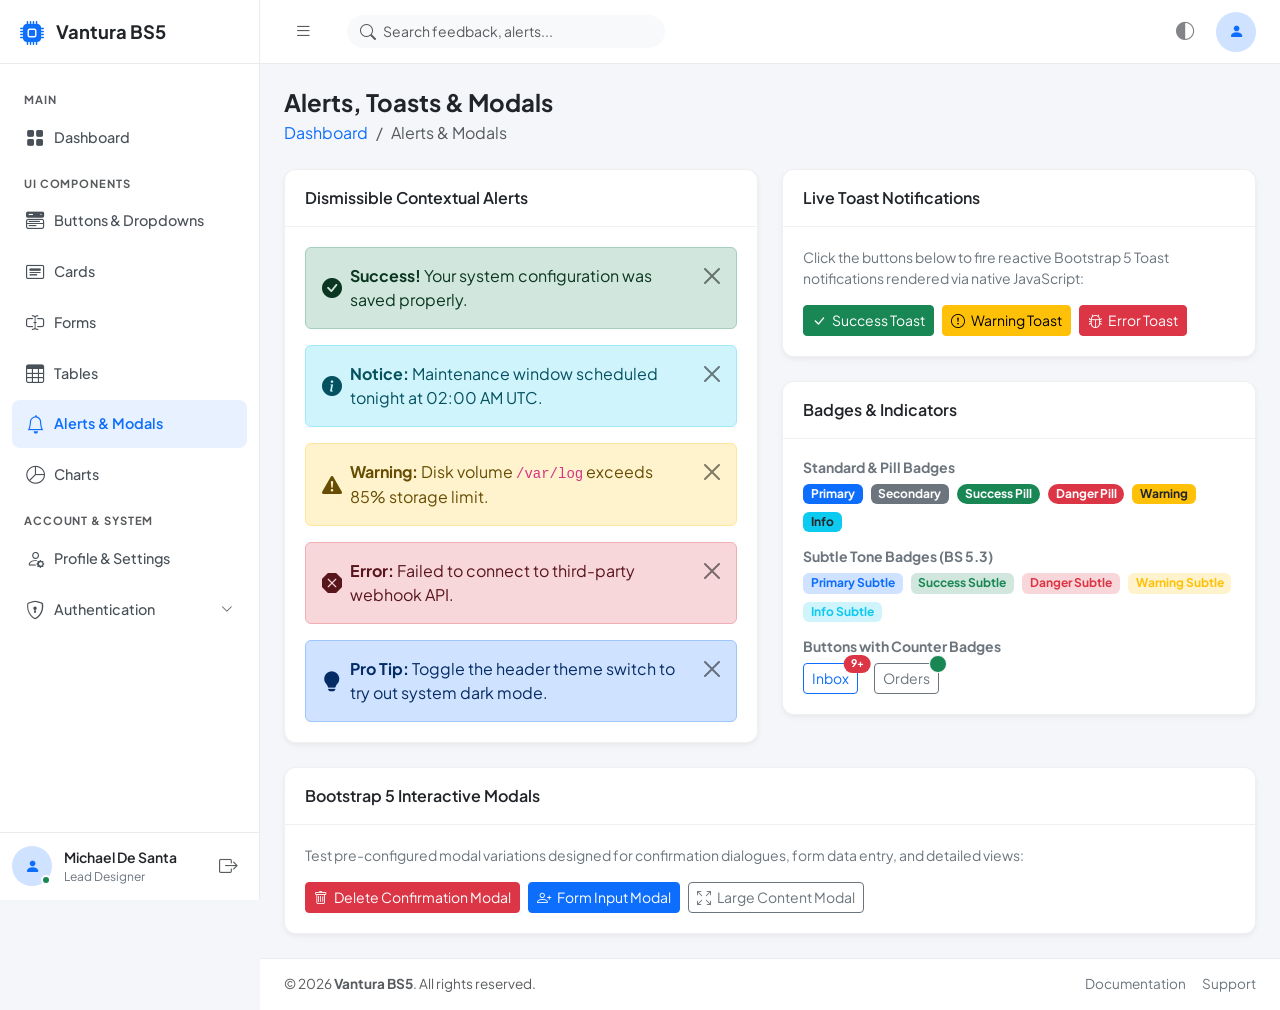
<file: alerts.html>
﻿<!DOCTYPE html>
<html lang="en">

<head>
  <meta charset="UTF-8">
  <meta name="viewport" content="width=device-width, initial-scale=1.0">
  <title>Alerts & Modals - Modern Bootstrap 5 Admin Panel</title>
  <!-- Early Theme Detection Script (Prevents FOUT / Theme Flicker) -->
  <script>
    (function () {
      const storedTheme = localStorage.getItem('admin-template-theme');
      const resolvedTheme = (storedTheme === 'dark' || (!storedTheme && window.matchMedia('(prefers-color-scheme: dark)').matches) || (storedTheme === 'auto' && window.matchMedia('(prefers-color-scheme: dark)').matches)) ? 'dark' : 'light';
      document.documentElement.setAttribute('data-bs-theme', resolvedTheme);
    })();
  </script>
  <!-- Google Fonts (Plus Jakarta Sans) -->
  <link rel="preconnect" href="https://fonts.googleapis.com">
  <link rel="preconnect" href="https://fonts.gstatic.com" crossorigin>
  <link href="https://fonts.googleapis.com/css2?family=Plus+Jakarta+Sans:wght@400;500;600;700&display=swap"
    rel="stylesheet">
  <!-- Bootstrap 5 CSS -->
  <link rel="stylesheet" href="css/bootstrap.min.css">
  <!-- Bootstrap Icons CDN -->
  <link rel="stylesheet" href="https://cdn.jsdelivr.net/npm/bootstrap-icons@1.11.3/font/bootstrap-icons.min.css">
  <!-- Custom Admin CSS -->
  <link rel="stylesheet" href="css/admin.css">
</head>

<body>
  <div class="app-wrapper" id="appWrapper">
    <div class="sidebar-backdrop" id="sidebarBackdrop"></div>

    <!-- SIDEBAR -->
    <aside class="app-sidebar" id="appSidebar">
      <a href="index.html" class="sidebar-brand">
        <i class="bi bi-cpu-fill text-primary"></i>
        <span class="sidebar-brand-text">Vantura BS5</span>
      </a>

      <nav class="sidebar-nav">
        <div class="sidebar-heading">Main</div>
        <ul class="nav-sidebar">
          <li class="nav-item">
            <a href="index.html" class="nav-link" data-bs-toggle="tooltip" data-bs-placement="right" title="Dashboard">
              <span class="nav-icon"><i class="bi bi-grid-fill"></i></span>
              <span class="nav-text">Dashboard</span>
            </a>
          </li>
        </ul>

        <div class="sidebar-heading">UI Components</div>
        <ul class="nav-sidebar">
          <li class="nav-item">
            <a href="buttons.html" class="nav-link" data-bs-toggle="tooltip" data-bs-placement="right"
              title="Buttons & Dropdowns">
              <span class="nav-icon"><i class="bi bi-menu-button-wide-fill"></i></span>
              <span class="nav-text">Buttons & Dropdowns</span>
            </a>
          </li>
          <li class="nav-item">
            <a href="cards.html" class="nav-link" data-bs-toggle="tooltip" data-bs-placement="right" title="Cards">
              <span class="nav-icon"><i class="bi bi-card-heading"></i></span>
              <span class="nav-text">Cards</span>
            </a>
          </li>
          <li class="nav-item">
            <a href="forms.html" class="nav-link" data-bs-toggle="tooltip" data-bs-placement="right" title="Forms">
              <span class="nav-icon"><i class="bi bi-input-cursor-text"></i></span>
              <span class="nav-text">Forms</span>
            </a>
          </li>
          <li class="nav-item">
            <a href="tables.html" class="nav-link" data-bs-toggle="tooltip" data-bs-placement="right" title="Tables">
              <span class="nav-icon"><i class="bi bi-table"></i></span>
              <span class="nav-text">Tables</span>
            </a>
          </li>
          <li class="nav-item">
            <a href="alerts.html" class="nav-link active" data-bs-toggle="tooltip" data-bs-placement="right"
              title="Alerts & Modals">
              <span class="nav-icon"><i class="bi bi-bell"></i></span>
              <span class="nav-text">Alerts & Modals</span>
            </a>
          </li>
          <li class="nav-item">
            <a href="charts.html" class="nav-link" data-bs-toggle="tooltip" data-bs-placement="right" title="Charts">
              <span class="nav-icon"><i class="bi bi-pie-chart"></i></span>
              <span class="nav-text">Charts</span>
            </a>
          </li>
        </ul>

        <div class="sidebar-heading">Account & System</div>
        <ul class="nav-sidebar">
          <li class="nav-item">
            <a href="profile.html" class="nav-link" data-bs-toggle="tooltip" data-bs-placement="right"
              title="Profile & Settings">
              <span class="nav-icon"><i class="bi bi-person-gear"></i></span>
              <span class="nav-text">Profile & Settings</span>
            </a>
          </li>
          <li class="nav-item">
            <a class="nav-link" data-bs-toggle="collapse" href="#authSubmenu" role="button" aria-expanded="false"
              aria-controls="authSubmenu">
              <span class="nav-icon"><i class="bi bi-shield-lock"></i></span>
              <span class="nav-text">Authentication</span>
            </a>
            <div class="collapse" id="authSubmenu">
              <ul class="sidebar-submenu">
                <li><a href="auth-login.html" class="nav-link">Sign In</a></li>
                <li><a href="auth-register.html" class="nav-link">Sign Up</a></li>
                <li><a href="auth-forgot.html" class="nav-link">Forgot Password</a></li>
              </ul>
            </div>
          </li>
        </ul>
      </nav>

      <div class="sidebar-footer">
        <div class="avatar avatar-md bg-primary-subtle text-primary">
          <i class="bi bi-person-fill"></i>
          <span class="avatar-status bg-success"></span>
        </div>
        <div class="user-info flex-grow-1 overflow-hidden">
          <div class="fw-semibold text-truncate small">Michael De Santa</div>
          <div class="text-secondary small text-truncate" style="font-size: 0.75rem;">Lead Designer</div>
        </div>
        <a href="auth-login.html" class="btn btn-sm btn-icon" title="Logout" data-bs-toggle="tooltip">
          <i class="bi bi-box-arrow-right"></i>
        </a>
      </div>
    </aside>

    <!-- MAIN CONTENT -->
    <div class="app-main" id="appMain">
      <header class="app-header">
        <button class="btn btn-icon me-2" id="sidebarToggle" aria-label="Toggle Sidebar">
          <i class="bi bi-list fs-4"></i>
        </button>

        <div class="header-search position-relative me-auto">
          <i class="bi bi-search header-search-icon"></i>
          <input type="text" class="form-control" placeholder="Search feedback, alerts..." aria-label="Search">
        </div>

        <div class="d-flex align-items-center gap-2">
          <!-- Theme Switcher -->
          <div class="dropdown">
            <button class="btn btn-icon" id="bd-theme" type="button" data-bs-toggle="dropdown" aria-expanded="false">
              <i class="bi bi-circle-half theme-icon-active fs-5"></i>
            </button>
            <ul class="dropdown-menu dropdown-menu-end shadow-sm">
              <li><button type="button" class="dropdown-item d-flex align-items-center" data-bs-theme-value="light"><i
                    class="bi bi-sun-fill me-2 opacity-75"></i> Light</button></li>
              <li><button type="button" class="dropdown-item d-flex align-items-center" data-bs-theme-value="dark"><i
                    class="bi bi-moon-stars-fill me-2 opacity-75"></i> Dark</button></li>
              <li><button type="button" class="dropdown-item d-flex align-items-center active"
                  data-bs-theme-value="auto"><i class="bi bi-circle-half me-2 opacity-75"></i> Auto (System)</button>
              </li>
            </ul>
          </div>

          <!-- User Menu -->
          <div class="dropdown ms-1">
            <button class="btn p-0 border-0" type="button" data-bs-toggle="dropdown" aria-expanded="false">
              <div class="avatar avatar-md bg-primary-subtle text-primary"><i class="bi bi-person-fill"></i></div>
            </button>
            <ul class="dropdown-menu dropdown-menu-end shadow-sm" style="min-width: 220px;">
              <li class="px-3 py-2 border-bottom">
                <div class="fw-semibold">Michael De Santa</div>
                <div class="text-secondary small">michael.desanta@company.io</div>
              </li>
              <li><a class="dropdown-item py-2" href="profile.html"><i class="bi bi-person me-2"></i> Profile</a></li>
              <li><a class="dropdown-item py-2" href="profile.html#settings"><i class="bi bi-gear me-2"></i>
                  Settings</a></li>
              <li>
                <hr class="dropdown-divider">
              </li>
              <li><a class="dropdown-item py-2 text-danger" href="auth-login.html"><i
                    class="bi bi-box-arrow-right me-2"></i> Sign Out</a></li>
            </ul>
          </div>
        </div>
      </header>

      <!-- Content Area -->
      <main class="app-content">
        <!-- Page Header -->
        <div class="d-flex flex-wrap justify-content-between align-items-center mb-4 gap-2">
          <div>
            <h4 class="fw-bold mb-1">Alerts, Toasts & Modals</h4>
            <nav aria-label="breadcrumb">
              <ol class="breadcrumb small mb-0">
                <li class="breadcrumb-item"><a href="index.html" class="text-decoration-none">Dashboard</a></li>
                <li class="breadcrumb-item active" aria-current="page">Alerts & Modals</li>
              </ol>
            </nav>
          </div>
        </div>

        <div class="row g-4">
          <!-- Col 1: Dismissible Alerts -->
          <div class="col-12 col-xl-6">
            <div class="card h-100">
              <div class="card-header">
                <span class="fw-semibold">Dismissible Contextual Alerts</span>
              </div>
              <div class="card-body">
                <!-- Success -->
                <div class="alert alert-success alert-dismissible fade show d-flex align-items-center gap-2"
                  role="alert">
                  <i class="bi bi-check-circle-fill fs-5"></i>
                  <div><strong>Success!</strong> Your system configuration was saved properly.</div>
                  <button type="button" class="btn-close" data-bs-dismiss="alert" aria-label="Close"></button>
                </div>

                <!-- Info -->
                <div class="alert alert-info alert-dismissible fade show d-flex align-items-center gap-2" role="alert">
                  <i class="bi bi-info-circle-fill fs-5"></i>
                  <div><strong>Notice:</strong> Maintenance window scheduled tonight at 02:00 AM UTC.</div>
                  <button type="button" class="btn-close" data-bs-dismiss="alert" aria-label="Close"></button>
                </div>

                <!-- Warning -->
                <div class="alert alert-warning alert-dismissible fade show d-flex align-items-center gap-2"
                  role="alert">
                  <i class="bi bi-exclamation-triangle-fill fs-5"></i>
                  <div><strong>Warning:</strong> Disk volume <code>/var/log</code> exceeds 85% storage limit.</div>
                  <button type="button" class="btn-close" data-bs-dismiss="alert" aria-label="Close"></button>
                </div>

                <!-- Danger -->
                <div class="alert alert-danger alert-dismissible fade show d-flex align-items-center gap-2"
                  role="alert">
                  <i class="bi bi-x-octagon-fill fs-5"></i>
                  <div><strong>Error:</strong> Failed to connect to third-party webhook API.</div>
                  <button type="button" class="btn-close" data-bs-dismiss="alert" aria-label="Close"></button>
                </div>

                <!-- Primary Subtle -->
                <div class="alert alert-primary alert-dismissible fade show d-flex align-items-center gap-2 mb-0"
                  role="alert">
                  <i class="bi bi-lightbulb-fill fs-5"></i>
                  <div><strong>Pro Tip:</strong> Toggle the header theme switch to try out system dark mode.</div>
                  <button type="button" class="btn-close" data-bs-dismiss="alert" aria-label="Close"></button>
                </div>
              </div>
            </div>
          </div>

          <!-- Col 2: Live Toasts & Badges -->
          <div class="col-12 col-xl-6">
            <!-- Live Toast Triggers -->
            <div class="card mb-4">
              <div class="card-header">
                <span class="fw-semibold">Live Toast Notifications</span>
              </div>
              <div class="card-body">
                <p class="text-secondary small mb-3">
                  Click the buttons below to fire reactive Bootstrap 5 Toast notifications rendered via native
                  JavaScript:
                </p>
                <div class="d-flex flex-wrap gap-2">
                  <button type="button" class="btn btn-success btn-sm" id="btnLiveToastSuccess">
                    <i class="bi bi-check-lg me-1"></i> Success Toast
                  </button>
                  <button type="button" class="btn btn-warning btn-sm" id="btnLiveToastWarning">
                    <i class="bi bi-exclamation-circle me-1"></i> Warning Toast
                  </button>
                  <button type="button" class="btn btn-danger btn-sm" id="btnLiveToastDanger">
                    <i class="bi bi-bug me-1"></i> Error Toast
                  </button>
                </div>
              </div>
            </div>

            <!-- Badges Showcase -->
            <div class="card">
              <div class="card-header">
                <span class="fw-semibold">Badges & Indicators</span>
              </div>
              <div class="card-body">
                <h6 class="small fw-bold text-secondary mb-2">Standard & Pill Badges</h6>
                <div class="d-flex flex-wrap gap-2 mb-3">
                  <span class="badge bg-primary">Primary</span>
                  <span class="badge bg-secondary">Secondary</span>
                  <span class="badge bg-success rounded-pill">Success Pill</span>
                  <span class="badge bg-danger rounded-pill">Danger Pill</span>
                  <span class="badge bg-warning text-dark">Warning</span>
                  <span class="badge bg-info text-dark">Info</span>
                </div>

                <h6 class="small fw-bold text-secondary mb-2">Subtle Tone Badges (BS 5.3)</h6>
                <div class="d-flex flex-wrap gap-2 mb-3">
                  <span class="badge bg-primary-subtle text-primary">Primary Subtle</span>
                  <span class="badge bg-success-subtle text-success">Success Subtle</span>
                  <span class="badge bg-danger-subtle text-danger">Danger Subtle</span>
                  <span class="badge bg-warning-subtle text-warning">Warning Subtle</span>
                  <span class="badge bg-info-subtle text-info">Info Subtle</span>
                </div>

                <h6 class="small fw-bold text-secondary mb-2">Buttons with Counter Badges</h6>
                <div class="d-flex flex-wrap gap-2">
                  <button type="button" class="btn btn-outline-primary btn-sm position-relative">
                    Inbox
                    <span class="position-absolute top-0 start-100 translate-middle badge rounded-pill bg-danger">
                      9+
                    </span>
                  </button>
                  <button type="button" class="btn btn-outline-secondary btn-sm position-relative ms-2">
                    Orders
                    <span
                      class="position-absolute top-0 start-100 translate-middle p-2 bg-success border border-light rounded-circle"></span>
                  </button>
                </div>
              </div>
            </div>
          </div>

          <!-- Interactive Modals Showcase -->
          <div class="col-12">
            <div class="card">
              <div class="card-header">
                <span class="fw-semibold">Bootstrap 5 Interactive Modals</span>
              </div>
              <div class="card-body">
                <p class="text-secondary small mb-3">
                  Test pre-configured modal variations designed for confirmation dialogues, form data entry, and
                  detailed views:
                </p>
                <div class="d-flex flex-wrap gap-2">
                  <!-- Confirmation Modal Trigger -->
                  <button type="button" class="btn btn-danger btn-sm" data-bs-toggle="modal"
                    data-bs-target="#deleteConfirmationModal">
                    <i class="bi bi-trash me-1"></i> Delete Confirmation Modal
                  </button>

                  <!-- Form Modal Trigger -->
                  <button type="button" class="btn btn-primary btn-sm" data-bs-toggle="modal"
                    data-bs-target="#inviteUserModal">
                    <i class="bi bi-person-plus me-1"></i> Form Input Modal
                  </button>

                  <!-- Large Modal Trigger -->
                  <button type="button" class="btn btn-outline-secondary btn-sm" data-bs-toggle="modal"
                    data-bs-target="#largeDetailModal">
                    <i class="bi bi-arrows-fullscreen me-1"></i> Large Content Modal
                  </button>
                </div>
              </div>
            </div>
          </div>
        </div>
      </main>

      <!-- FOOTER -->
      <footer class="app-footer justify-content-between">
        <div>&copy; 2026 <strong>Vantura BS5</strong>. All rights reserved.</div>
        <div class="d-none d-sm-flex gap-3">
          <a href="#" class="text-secondary text-decoration-none">Documentation</a>
          <a href="#" class="text-secondary text-decoration-none">Support</a>
        </div>
      </footer>
    </div>
  </div>

  <!-- ==========================================
       MODAL DIALOGUES
       ========================================== -->

  <!-- 1. Delete Confirmation Modal -->
  <div class="modal fade" id="deleteConfirmationModal" tabindex="-1" aria-labelledby="deleteModalLabel"
    aria-hidden="true">
    <div class="modal-dialog modal-dialog-centered">
      <div class="modal-content">
        <div class="modal-header border-0 pb-0">
          <h5 class="modal-title fw-bold text-danger" id="deleteModalLabel">
            <i class="bi bi-exclamation-triangle-fill me-2"></i>Delete Confirmation
          </h5>
          <button type="button" class="btn-close" data-bs-dismiss="modal" aria-label="Close"></button>
        </div>
        <div class="modal-body py-3">
          <p class="mb-0">Are you sure you want to delete this resource? This action cannot be undone and will
            permanently remove associated data.</p>
        </div>
        <div class="modal-footer border-0 pt-0">
          <button type="button" class="btn btn-secondary btn-sm" data-bs-dismiss="modal">Cancel</button>
          <button type="button" class="btn btn-danger btn-sm" data-bs-dismiss="modal">Yes, Delete It</button>
        </div>
      </div>
    </div>
  </div>

  <!-- 2. Invite User Form Modal -->
  <div class="modal fade" id="inviteUserModal" tabindex="-1" aria-labelledby="inviteModalLabel" aria-hidden="true">
    <div class="modal-dialog modal-dialog-centered">
      <div class="modal-content">
        <div class="modal-header">
          <h5 class="modal-title fw-bold" id="inviteModalLabel">Invite Team Member</h5>
          <button type="button" class="btn-close" data-bs-dismiss="modal" aria-label="Close"></button>
        </div>
        <div class="modal-body">
          <form>
            <div class="mb-3">
              <label for="inviteEmail" class="form-label small fw-semibold">Email Address</label>
              <input type="email" class="form-control" id="inviteEmail" placeholder="colleague@company.com">
            </div>
            <div class="mb-3">
              <label for="inviteRole" class="form-label small fw-semibold">Role & Permissions</label>
              <select class="form-select" id="inviteRole">
                <option value="member">Workspace Member</option>
                <option value="editor">Editor</option>
                <option value="admin">Administrator</option>
              </select>
            </div>
          </form>
        </div>
        <div class="modal-footer">
          <button type="button" class="btn btn-outline-secondary btn-sm" data-bs-dismiss="modal">Cancel</button>
          <button type="button" class="btn btn-primary btn-sm" data-bs-dismiss="modal">Send Invitation</button>
        </div>
      </div>
    </div>
  </div>

  <!-- 3. Large Detail Modal -->
  <div class="modal fade" id="largeDetailModal" tabindex="-1" aria-labelledby="largeModalLabel" aria-hidden="true">
    <div class="modal-dialog modal-lg modal-dialog-scrollable">
      <div class="modal-content">
        <div class="modal-header">
          <h5 class="modal-title fw-bold" id="largeModalLabel">System Audit Logs</h5>
          <button type="button" class="btn-close" data-bs-dismiss="modal" aria-label="Close"></button>
        </div>
        <div class="modal-body">
          <p class="text-secondary small">Review security events and system changes logged in the last 24 hours.</p>
          <div class="table-responsive">
            <table class="table table-sm table-striped">
              <thead>
                <tr>
                  <th>Timestamp</th>
                  <th>Actor</th>
                  <th>Action</th>
                  <th>Status</th>
                </tr>
              </thead>
              <tbody>
                <tr>
                  <td>2026-10-06 12:45:12</td>
                  <td>michael.desanta</td>
                  <td>Role modified for user #491</td>
                  <td><span class="badge bg-success">Success</span></td>
                </tr>
                <tr>
                  <td>2026-10-06 11:20:05</td>
                  <td>system_bot</td>
                  <td>Auto-backup completed</td>
                  <td><span class="badge bg-success">Success</span></td>
                </tr>
                <tr>
                  <td>2026-10-06 09:15:33</td>
                  <td>192.168.1.104</td>
                  <td>Failed login attempt</td>
                  <td><span class="badge bg-danger">Failed</span></td>
                </tr>
              </tbody>
            </table>
          </div>
        </div>
        <div class="modal-footer">
          <button type="button" class="btn btn-secondary btn-sm" data-bs-dismiss="modal">Close</button>
        </div>
      </div>
    </div>
  </div>

  <!-- ==========================================
       TOAST CONTAINER
       ========================================== -->
  <div class="toast-container position-fixed bottom-0 end-0 p-3" style="z-index: 1090;">
    <!-- Success Toast -->
    <div id="toastSuccess" class="toast align-items-center text-bg-success border-0" role="alert" aria-live="assertive"
      aria-atomic="true">
      <div class="d-flex">
        <div class="toast-body d-flex align-items-center gap-2">
          <i class="bi bi-check-circle fs-5"></i>
          <div><strong>Success!</strong> Changes saved successfully.</div>
        </div>
        <button type="button" class="btn-close btn-close-white me-2 m-auto" data-bs-dismiss="toast"
          aria-label="Close"></button>
      </div>
    </div>

    <!-- Warning Toast -->
    <div id="toastWarning" class="toast align-items-center text-bg-warning border-0" role="alert" aria-live="assertive"
      aria-atomic="true">
      <div class="d-flex">
        <div class="toast-body d-flex align-items-center gap-2">
          <i class="bi bi-exclamation-triangle fs-5"></i>
          <div><strong>Warning:</strong> Session expiring in 5 minutes.</div>
        </div>
        <button type="button" class="btn-close me-2 m-auto" data-bs-dismiss="toast" aria-label="Close"></button>
      </div>
    </div>

    <!-- Danger Toast -->
    <div id="toastDanger" class="toast align-items-center text-bg-danger border-0" role="alert" aria-live="assertive"
      aria-atomic="true">
      <div class="d-flex">
        <div class="toast-body d-flex align-items-center gap-2">
          <i class="bi bi-bug fs-5"></i>
          <div><strong>Error!</strong> Could not synchronize cloud files.</div>
        </div>
        <button type="button" class="btn-close btn-close-white me-2 m-auto" data-bs-dismiss="toast"
          aria-label="Close"></button>
      </div>
    </div>
  </div>

  <!-- Scripts -->
  <script src="js/bootstrap.bundle.min.js"></script>
  <script src="js/admin.js"></script>

  <script>
    // Live Toast Triggers
    const toastSuccessEl = document.getElementById('toastSuccess');
    const toastWarningEl = document.getElementById('toastWarning');
    const toastDangerEl = document.getElementById('toastDanger');

    document.getElementById('btnLiveToastSuccess').addEventListener('click', () => {
      new bootstrap.Toast(toastSuccessEl).show();
    });

    document.getElementById('btnLiveToastWarning').addEventListener('click', () => {
      new bootstrap.Toast(toastWarningEl).show();
    });

    document.getElementById('btnLiveToastDanger').addEventListener('click', () => {
      new bootstrap.Toast(toastDangerEl).show();
    });
  </script>
</body>

</html>
</file>
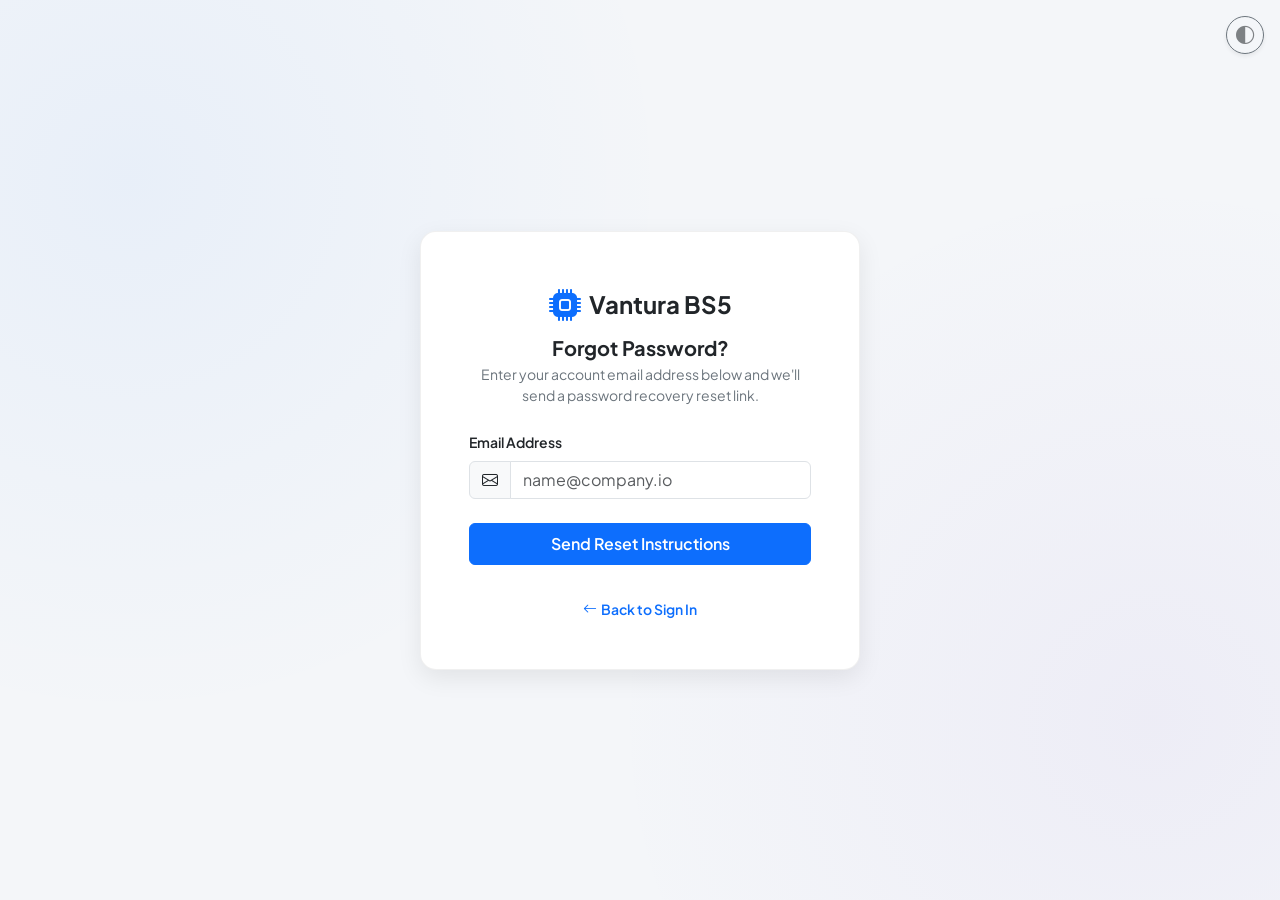
<file: auth-forgot.html>
﻿<!DOCTYPE html>
<html lang="en">

<head>
  <meta charset="UTF-8">
  <meta name="viewport" content="width=device-width, initial-scale=1.0">
  <title>Forgot Password - Modern Bootstrap 5 Admin Panel</title>
  <!-- Early Theme Detection Script (Prevents FOUT / Theme Flicker) -->
  <script>
    (function () {
      const storedTheme = localStorage.getItem('admin-template-theme');
      const resolvedTheme = (storedTheme === 'dark' || (!storedTheme && window.matchMedia('(prefers-color-scheme: dark)').matches) || (storedTheme === 'auto' && window.matchMedia('(prefers-color-scheme: dark)').matches)) ? 'dark' : 'light';
      document.documentElement.setAttribute('data-bs-theme', resolvedTheme);
    })();
  </script>
  <!-- Google Fonts (Plus Jakarta Sans) -->
  <link rel="preconnect" href="https://fonts.googleapis.com">
  <link rel="preconnect" href="https://fonts.gstatic.com" crossorigin>
  <link href="https://fonts.googleapis.com/css2?family=Plus+Jakarta+Sans:wght@400;500;600;700&display=swap"
    rel="stylesheet">
  <!-- Bootstrap 5 CSS -->
  <link rel="stylesheet" href="css/bootstrap.min.css">
  <!-- Bootstrap Icons CDN -->
  <link rel="stylesheet" href="https://cdn.jsdelivr.net/npm/bootstrap-icons@1.11.3/font/bootstrap-icons.min.css">
  <!-- Custom Admin CSS -->
  <link rel="stylesheet" href="css/admin.css">
</head>

<body>
  <!-- Floating Theme Switcher at Top Right -->
  <div class="position-fixed top-0 end-0 p-3" style="z-index: 1050;">
    <div class="dropdown">
      <button class="btn btn-outline-secondary btn-icon shadow-sm" id="bd-theme" type="button" data-bs-toggle="dropdown"
        aria-expanded="false" aria-label="Toggle theme">
        <i class="bi bi-circle-half theme-icon-active"></i>
      </button>
      <ul class="dropdown-menu dropdown-menu-end shadow-sm">
        <li><button type="button" class="dropdown-item d-flex align-items-center" data-bs-theme-value="light"><i
              class="bi bi-sun-fill me-2 opacity-75"></i> Light</button></li>
        <li><button type="button" class="dropdown-item d-flex align-items-center" data-bs-theme-value="dark"><i
              class="bi bi-moon-stars-fill me-2 opacity-75"></i> Dark</button></li>
        <li><button type="button" class="dropdown-item d-flex align-items-center active" data-bs-theme-value="auto"><i
              class="bi bi-circle-half me-2 opacity-75"></i> Auto</button></li>
      </ul>
    </div>
  </div>

  <div class="auth-wrapper">
    <div class="card auth-card">
      <div class="card-body p-4 p-sm-5">
        <!-- Brand Header -->
        <div class="text-center mb-4">
          <a href="index.html" class="d-inline-flex align-items-center gap-2 text-decoration-none text-body mb-2">
            <i class="bi bi-cpu-fill text-primary fs-2"></i>
            <span class="fs-4 fw-bold">Vantura BS5</span>
          </a>
          <h5 class="fw-bold mb-1">Forgot Password?</h5>
          <p class="text-secondary small">
            Enter your account email address below and we'll send a password recovery reset link.
          </p>
        </div>

        <!-- Forgot Form -->
        <form action="auth-login.html" method="GET">
          <div class="mb-4">
            <label for="resetEmail" class="form-label small fw-semibold">Email Address</label>
            <div class="input-group">
              <span class="input-group-text"><i class="bi bi-envelope"></i></span>
              <input type="email" class="form-control" id="resetEmail" placeholder="name@company.io" required>
            </div>
          </div>

          <button type="submit" class="btn btn-primary w-100 py-2 fw-semibold">
            Send Reset Instructions
          </button>
        </form>

        <!-- Back to Login -->
        <div class="text-center mt-4 pt-2">
          <a href="auth-login.html"
            class="small fw-semibold text-decoration-none d-inline-flex align-items-center gap-1">
            <i class="bi bi-arrow-left"></i> Back to Sign In
          </a>
        </div>
      </div>
    </div>
  </div>

  <!-- Bootstrap JS & Admin JS -->
  <script src="js/bootstrap.bundle.min.js"></script>
  <script src="js/admin.js"></script>
</body>

</html>
</file>
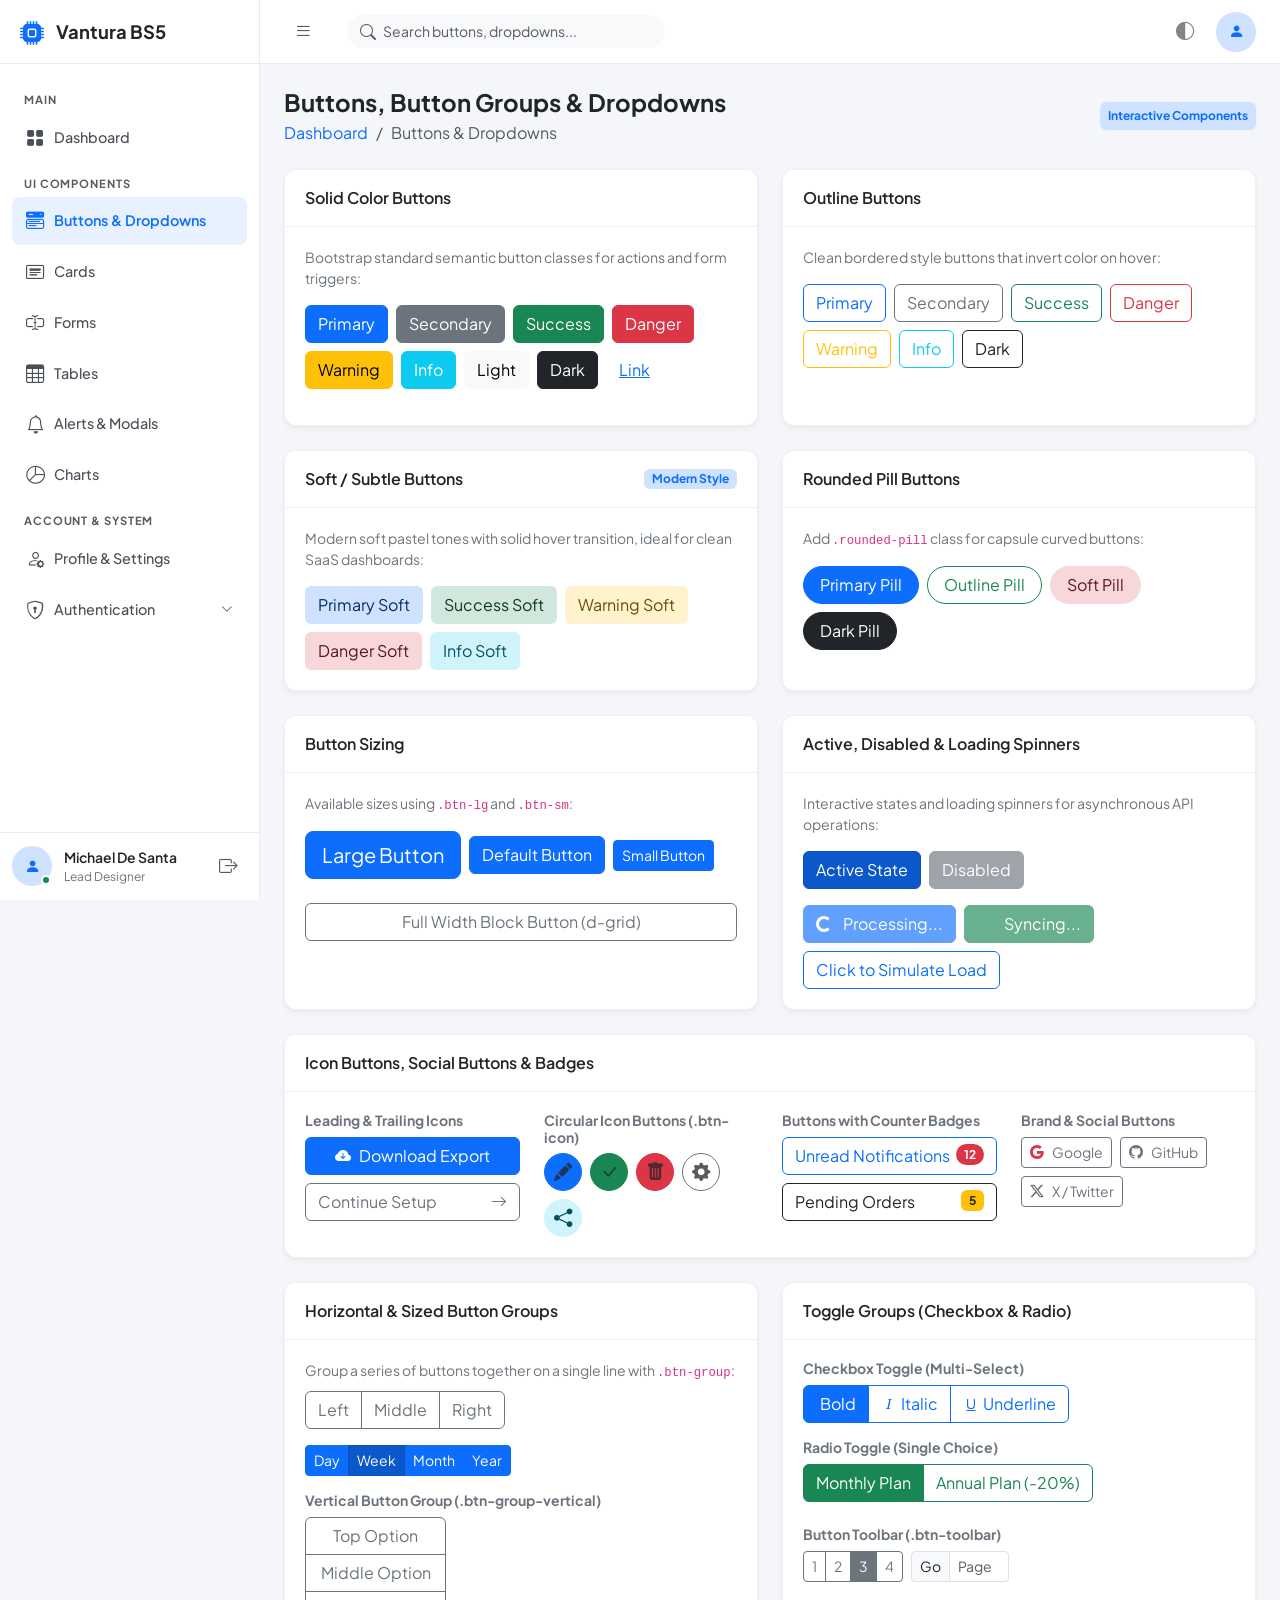
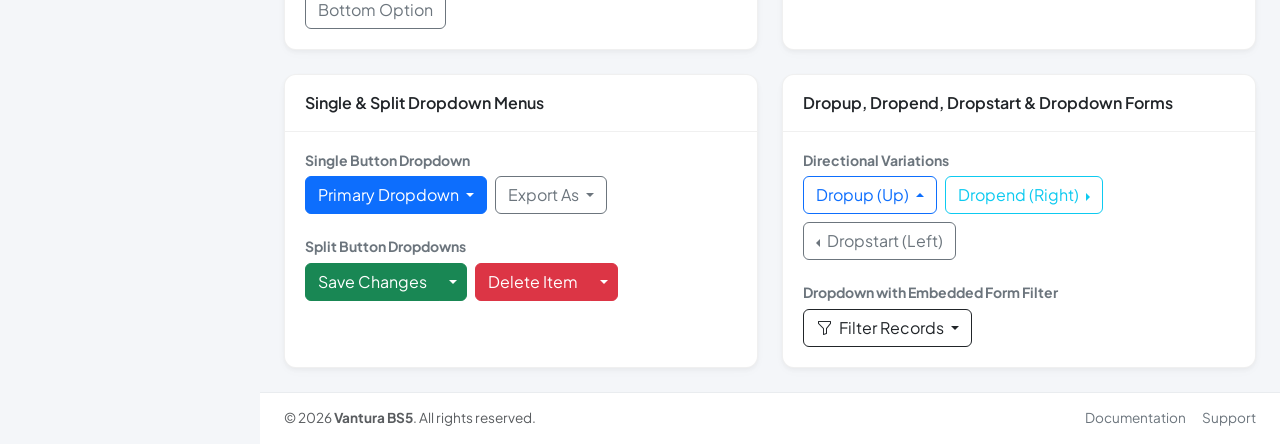
<file: buttons.html>
﻿<!DOCTYPE html>
<html lang="en">

<head>
  <meta charset="UTF-8">
  <meta name="viewport" content="width=device-width, initial-scale=1.0">
  <title>Buttons & Dropdowns - Modern Bootstrap 5 Admin Panel</title>
  <!-- Early Theme Detection Script (Prevents FOUT / Theme Flicker) -->
  <script>
    (function () {
      const storedTheme = localStorage.getItem('admin-template-theme');
      const resolvedTheme = (storedTheme === 'dark' || (!storedTheme && window.matchMedia('(prefers-color-scheme: dark)').matches) || (storedTheme === 'auto' && window.matchMedia('(prefers-color-scheme: dark)').matches)) ? 'dark' : 'light';
      document.documentElement.setAttribute('data-bs-theme', resolvedTheme);
    })();
  </script>
  <!-- Google Fonts (Plus Jakarta Sans) -->
  <link rel="preconnect" href="https://fonts.googleapis.com">
  <link rel="preconnect" href="https://fonts.gstatic.com" crossorigin>
  <link href="https://fonts.googleapis.com/css2?family=Plus+Jakarta+Sans:wght@400;500;600;700&display=swap"
    rel="stylesheet">
  <!-- Bootstrap 5 CSS -->
  <link rel="stylesheet" href="css/bootstrap.min.css">
  <!-- Bootstrap Icons CDN -->
  <link rel="stylesheet" href="https://cdn.jsdelivr.net/npm/bootstrap-icons@1.11.3/font/bootstrap-icons.min.css">
  <!-- Custom Admin CSS -->
  <link rel="stylesheet" href="css/admin.css">
</head>

<body>
  <div class="app-wrapper" id="appWrapper">
    <div class="sidebar-backdrop" id="sidebarBackdrop"></div>

    <!-- SIDEBAR -->
    <aside class="app-sidebar" id="appSidebar">
      <a href="index.html" class="sidebar-brand">
        <i class="bi bi-cpu-fill text-primary"></i>
        <span class="sidebar-brand-text">Vantura BS5</span>
      </a>

      <nav class="sidebar-nav">
        <div class="sidebar-heading">Main</div>
        <ul class="nav-sidebar">
          <li class="nav-item">
            <a href="index.html" class="nav-link" data-bs-toggle="tooltip" data-bs-placement="right" title="Dashboard">
              <span class="nav-icon"><i class="bi bi-grid-fill"></i></span>
              <span class="nav-text">Dashboard</span>
            </a>
          </li>
        </ul>

        <div class="sidebar-heading">UI Components</div>
        <ul class="nav-sidebar">
          <li class="nav-item">
            <a href="buttons.html" class="nav-link active" data-bs-toggle="tooltip" data-bs-placement="right"
              title="Buttons & Dropdowns">
              <span class="nav-icon"><i class="bi bi-menu-button-wide-fill"></i></span>
              <span class="nav-text">Buttons & Dropdowns</span>
            </a>
          </li>
          <li class="nav-item">
            <a href="cards.html" class="nav-link" data-bs-toggle="tooltip" data-bs-placement="right" title="Cards">
              <span class="nav-icon"><i class="bi bi-card-heading"></i></span>
              <span class="nav-text">Cards</span>
            </a>
          </li>
          <li class="nav-item">
            <a href="forms.html" class="nav-link" data-bs-toggle="tooltip" data-bs-placement="right" title="Forms">
              <span class="nav-icon"><i class="bi bi-input-cursor-text"></i></span>
              <span class="nav-text">Forms</span>
            </a>
          </li>
          <li class="nav-item">
            <a href="tables.html" class="nav-link" data-bs-toggle="tooltip" data-bs-placement="right" title="Tables">
              <span class="nav-icon"><i class="bi bi-table"></i></span>
              <span class="nav-text">Tables</span>
            </a>
          </li>
          <li class="nav-item">
            <a href="alerts.html" class="nav-link" data-bs-toggle="tooltip" data-bs-placement="right"
              title="Alerts & Modals">
              <span class="nav-icon"><i class="bi bi-bell"></i></span>
              <span class="nav-text">Alerts & Modals</span>
            </a>
          </li>
          <li class="nav-item">
            <a href="charts.html" class="nav-link" data-bs-toggle="tooltip" data-bs-placement="right" title="Charts">
              <span class="nav-icon"><i class="bi bi-pie-chart"></i></span>
              <span class="nav-text">Charts</span>
            </a>
          </li>
        </ul>

        <div class="sidebar-heading">Account & System</div>
        <ul class="nav-sidebar">
          <li class="nav-item">
            <a href="profile.html" class="nav-link" data-bs-toggle="tooltip" data-bs-placement="right"
              title="Profile & Settings">
              <span class="nav-icon"><i class="bi bi-person-gear"></i></span>
              <span class="nav-text">Profile & Settings</span>
            </a>
          </li>
          <li class="nav-item">
            <a class="nav-link" data-bs-toggle="collapse" href="#authSubmenu" role="button" aria-expanded="false"
              aria-controls="authSubmenu">
              <span class="nav-icon"><i class="bi bi-shield-lock"></i></span>
              <span class="nav-text">Authentication</span>
            </a>
            <div class="collapse" id="authSubmenu">
              <ul class="sidebar-submenu">
                <li><a href="auth-login.html" class="nav-link">Sign In</a></li>
                <li><a href="auth-register.html" class="nav-link">Sign Up</a></li>
                <li><a href="auth-forgot.html" class="nav-link">Forgot Password</a></li>
              </ul>
            </div>
          </li>
        </ul>
      </nav>

      <div class="sidebar-footer">
        <div class="avatar avatar-md bg-primary-subtle text-primary">
          <i class="bi bi-person-fill"></i>
          <span class="avatar-status bg-success"></span>
        </div>
        <div class="user-info flex-grow-1 overflow-hidden">
          <div class="fw-semibold text-truncate small">Michael De Santa</div>
          <div class="text-secondary small text-truncate" style="font-size: 0.75rem;">Lead Designer</div>
        </div>
        <a href="auth-login.html" class="btn btn-sm btn-icon" title="Logout" data-bs-toggle="tooltip">
          <i class="bi bi-box-arrow-right"></i>
        </a>
      </div>
    </aside>

    <!-- MAIN CONTENT -->
    <div class="app-main" id="appMain">
      <header class="app-header">
        <button class="btn btn-icon me-2" id="sidebarToggle" aria-label="Toggle Sidebar">
          <i class="bi bi-list fs-4"></i>
        </button>

        <div class="header-search position-relative me-auto">
          <i class="bi bi-search header-search-icon"></i>
          <input type="text" class="form-control" placeholder="Search buttons, dropdowns..." aria-label="Search">
        </div>

        <div class="d-flex align-items-center gap-2">
          <!-- Theme Switcher -->
          <div class="dropdown">
            <button class="btn btn-icon" id="bd-theme" type="button" data-bs-toggle="dropdown" aria-expanded="false">
              <i class="bi bi-circle-half theme-icon-active fs-5"></i>
            </button>
            <ul class="dropdown-menu dropdown-menu-end shadow-sm">
              <li><button type="button" class="dropdown-item d-flex align-items-center" data-bs-theme-value="light"><i
                    class="bi bi-sun-fill me-2 opacity-75"></i> Light</button></li>
              <li><button type="button" class="dropdown-item d-flex align-items-center" data-bs-theme-value="dark"><i
                    class="bi bi-moon-stars-fill me-2 opacity-75"></i> Dark</button></li>
              <li><button type="button" class="dropdown-item d-flex align-items-center active"
                  data-bs-theme-value="auto"><i class="bi bi-circle-half me-2 opacity-75"></i> Auto (System)</button>
              </li>
            </ul>
          </div>

          <!-- User Menu -->
          <div class="dropdown ms-1">
            <button class="btn p-0 border-0" type="button" data-bs-toggle="dropdown" aria-expanded="false">
              <div class="avatar avatar-md bg-primary-subtle text-primary"><i class="bi bi-person-fill"></i></div>
            </button>
            <ul class="dropdown-menu dropdown-menu-end shadow-sm" style="min-width: 220px;">
              <li class="px-3 py-2 border-bottom">
                <div class="fw-semibold">Michael De Santa</div>
                <div class="text-secondary small">michael.desanta@company.io</div>
              </li>
              <li><a class="dropdown-item py-2" href="profile.html"><i class="bi bi-person me-2"></i> Profile</a></li>
              <li><a class="dropdown-item py-2" href="profile.html#settings"><i class="bi bi-gear me-2"></i>
                  Settings</a></li>
              <li>
                <hr class="dropdown-divider">
              </li>
              <li><a class="dropdown-item py-2 text-danger" href="auth-login.html"><i
                    class="bi bi-box-arrow-right me-2"></i> Sign Out</a></li>
            </ul>
          </div>
        </div>
      </header>

      <!-- Content Area -->
      <main class="app-content">
        <!-- Page Header -->
        <div class="d-flex flex-wrap justify-content-between align-items-center mb-4 gap-2">
          <div>
            <h4 class="fw-bold mb-1">Buttons, Button Groups & Dropdowns</h4>
            <nav aria-label="breadcrumb">
              <ol class="breadcrumb small mb-0">
                <li class="breadcrumb-item"><a href="index.html" class="text-decoration-none">Dashboard</a></li>
                <li class="breadcrumb-item active" aria-current="page">Buttons & Dropdowns</li>
              </ol>
            </nav>
          </div>
          <div>
            <span class="badge bg-primary-subtle text-primary p-2">Interactive Components</span>
          </div>
        </div>

        <!-- 1. BASE BUTTONS & STYLES -->
        <div class="row g-4 mb-4">
          <!-- Solid Buttons -->
          <div class="col-12 col-xl-6">
            <div class="card h-100">
              <div class="card-header">
                <span class="fw-semibold">Solid Color Buttons</span>
              </div>
              <div class="card-body">
                <p class="text-secondary small mb-3">Bootstrap standard semantic button classes for actions and form
                  triggers:</p>
                <div class="d-flex flex-wrap gap-2 mb-3">
                  <button type="button" class="btn btn-primary">Primary</button>
                  <button type="button" class="btn btn-secondary">Secondary</button>
                  <button type="button" class="btn btn-success">Success</button>
                  <button type="button" class="btn btn-danger">Danger</button>
                  <button type="button" class="btn btn-warning">Warning</button>
                  <button type="button" class="btn btn-info text-white">Info</button>
                  <button type="button" class="btn btn-light">Light</button>
                  <button type="button" class="btn btn-dark">Dark</button>
                  <button type="button" class="btn btn-link">Link</button>
                </div>
              </div>
            </div>
          </div>

          <!-- Outline Buttons -->
          <div class="col-12 col-xl-6">
            <div class="card h-100">
              <div class="card-header">
                <span class="fw-semibold">Outline Buttons</span>
              </div>
              <div class="card-body">
                <p class="text-secondary small mb-3">Clean bordered style buttons that invert color on hover:</p>
                <div class="d-flex flex-wrap gap-2 mb-3">
                  <button type="button" class="btn btn-outline-primary">Primary</button>
                  <button type="button" class="btn btn-outline-secondary">Secondary</button>
                  <button type="button" class="btn btn-outline-success">Success</button>
                  <button type="button" class="btn btn-outline-danger">Danger</button>
                  <button type="button" class="btn btn-outline-warning">Warning</button>
                  <button type="button" class="btn btn-outline-info">Info</button>
                  <button type="button" class="btn btn-outline-dark">Dark</button>
                </div>
              </div>
            </div>
          </div>

          <!-- Subtle / Soft Buttons -->
          <div class="col-12 col-xl-6">
            <div class="card h-100">
              <div class="card-header d-flex justify-content-between align-items-center">
                <span class="fw-semibold">Soft / Subtle Buttons</span>
                <span class="badge bg-primary-subtle text-primary">Modern Style</span>
              </div>
              <div class="card-body">
                <p class="text-secondary small mb-3">Modern soft pastel tones with solid hover transition, ideal for
                  clean SaaS dashboards:</p>
                <div class="d-flex flex-wrap gap-2">
                  <button type="button" class="btn btn-primary-subtle">Primary Soft</button>
                  <button type="button" class="btn btn-success-subtle">Success Soft</button>
                  <button type="button" class="btn btn-warning-subtle">Warning Soft</button>
                  <button type="button" class="btn btn-danger-subtle">Danger Soft</button>
                  <button type="button" class="btn btn-info-subtle">Info Soft</button>
                </div>
              </div>
            </div>
          </div>

          <!-- Rounded Pill Buttons -->
          <div class="col-12 col-xl-6">
            <div class="card h-100">
              <div class="card-header">
                <span class="fw-semibold">Rounded Pill Buttons</span>
              </div>
              <div class="card-body">
                <p class="text-secondary small mb-3">Add <code>.rounded-pill</code> class for capsule curved buttons:
                </p>
                <div class="d-flex flex-wrap gap-2">
                  <button type="button" class="btn btn-primary rounded-pill px-3">Primary Pill</button>
                  <button type="button" class="btn btn-outline-success rounded-pill px-3">Outline Pill</button>
                  <button type="button" class="btn btn-danger-subtle rounded-pill px-3">Soft Pill</button>
                  <button type="button" class="btn btn-dark rounded-pill px-3">Dark Pill</button>
                </div>
              </div>
            </div>
          </div>
        </div>

        <!-- 2. SIZES, STATES & LOADING SPINNERS -->
        <div class="row g-4 mb-4">
          <!-- Button Sizing -->
          <div class="col-12 col-xl-6">
            <div class="card h-100">
              <div class="card-header">
                <span class="fw-semibold">Button Sizing</span>
              </div>
              <div class="card-body">
                <p class="text-secondary small mb-3">Available sizes using <code>.btn-lg</code> and
                  <code>.btn-sm</code>:
                </p>
                <div class="d-flex flex-wrap align-items-center gap-2 mb-4">
                  <button type="button" class="btn btn-primary btn-lg">Large Button</button>
                  <button type="button" class="btn btn-primary">Default Button</button>
                  <button type="button" class="btn btn-primary btn-sm">Small Button</button>
                </div>

                <div class="d-grid gap-2">
                  <button class="btn btn-outline-secondary" type="button">Full Width Block Button (d-grid)</button>
                </div>
              </div>
            </div>
          </div>

          <!-- Button States & Spinners -->
          <div class="col-12 col-xl-6">
            <div class="card h-100">
              <div class="card-header">
                <span class="fw-semibold">Active, Disabled & Loading Spinners</span>
              </div>
              <div class="card-body">
                <p class="text-secondary small mb-3">Interactive states and loading spinners for asynchronous API
                  operations:</p>
                <div class="d-flex flex-wrap align-items-center gap-2 mb-3">
                  <button type="button" class="btn btn-primary active">Active State</button>
                  <button type="button" class="btn btn-secondary" disabled>Disabled</button>
                </div>

                <div class="d-flex flex-wrap align-items-center gap-2">
                  <button class="btn btn-primary" type="button" disabled>
                    <span class="spinner-border spinner-border-sm me-2" aria-hidden="true"></span>
                    <span role="status">Processing...</span>
                  </button>

                  <button class="btn btn-success" type="button" disabled>
                    <span class="spinner-grow spinner-grow-sm me-2" aria-hidden="true"></span>
                    <span role="status">Syncing...</span>
                  </button>

                  <button class="btn btn-outline-primary" type="button" id="btnSimulateLoad">
                    <span id="loadBtnText">Click to Simulate Load</span>
                  </button>
                </div>
              </div>
            </div>
          </div>
        </div>

        <!-- 3. ICON BUTTONS & BADGES -->
        <div class="row g-4 mb-4">
          <div class="col-12">
            <div class="card">
              <div class="card-header">
                <span class="fw-semibold">Icon Buttons, Social Buttons & Badges</span>
              </div>
              <div class="card-body">
                <div class="row g-4">
                  <!-- Leading & Trailing Icons -->
                  <div class="col-12 col-md-6 col-lg-3">
                    <h6 class="small fw-bold text-secondary mb-2">Leading & Trailing Icons</h6>
                    <div class="d-flex flex-column gap-2">
                      <button type="button"
                        class="btn btn-primary d-inline-flex align-items-center justify-content-center gap-2">
                        <i class="bi bi-cloud-arrow-down-fill"></i> Download Export
                      </button>
                      <button type="button"
                        class="btn btn-outline-secondary d-inline-flex align-items-center justify-content-between">
                        <span>Continue Setup</span> <i class="bi bi-arrow-right"></i>
                      </button>
                    </div>
                  </div>

                  <!-- Circular Icon Buttons -->
                  <div class="col-12 col-md-6 col-lg-3">
                    <h6 class="small fw-bold text-secondary mb-2">Circular Icon Buttons (.btn-icon)</h6>
                    <div class="d-flex flex-wrap gap-2 align-items-center">
                      <button type="button" class="btn btn-primary btn-icon" title="Edit"><i
                          class="bi bi-pencil-fill"></i></button>
                      <button type="button" class="btn btn-success btn-icon" title="Confirm"><i
                          class="bi bi-check-lg"></i></button>
                      <button type="button" class="btn btn-danger btn-icon" title="Delete"><i
                          class="bi bi-trash-fill"></i></button>
                      <button type="button" class="btn btn-outline-secondary btn-icon" title="Settings"><i
                          class="bi bi-gear-fill"></i></button>
                      <button type="button" class="btn btn-info-subtle btn-icon" title="Share"><i
                          class="bi bi-share-fill"></i></button>
                    </div>
                  </div>

                  <!-- Buttons with Badges -->
                  <div class="col-12 col-md-6 col-lg-3">
                    <h6 class="small fw-bold text-secondary mb-2">Buttons with Counter Badges</h6>
                    <div class="d-flex flex-column gap-2">
                      <button type="button"
                        class="btn btn-outline-primary d-inline-flex align-items-center justify-content-between">
                        <span>Unread Notifications</span>
                        <span class="badge bg-danger rounded-pill">12</span>
                      </button>
                      <button type="button"
                        class="btn btn-outline-dark d-inline-flex align-items-center justify-content-between">
                        <span>Pending Orders</span>
                        <span class="badge bg-warning text-dark">5</span>
                      </button>
                    </div>
                  </div>

                  <!-- Social Brand Buttons -->
                  <div class="col-12 col-md-6 col-lg-3">
                    <h6 class="small fw-bold text-secondary mb-2">Brand & Social Buttons</h6>
                    <div class="d-flex flex-wrap gap-2">
                      <button type="button"
                        class="btn btn-outline-secondary btn-sm d-inline-flex align-items-center gap-2">
                        <i class="bi bi-google text-danger"></i> Google
                      </button>
                      <button type="button"
                        class="btn btn-outline-secondary btn-sm d-inline-flex align-items-center gap-2">
                        <i class="bi bi-github"></i> GitHub
                      </button>
                      <button type="button"
                        class="btn btn-outline-secondary btn-sm d-inline-flex align-items-center gap-2">
                        <i class="bi bi-twitter-x"></i> X / Twitter
                      </button>
                    </div>
                  </div>
                </div>
              </div>
            </div>
          </div>
        </div>

        <!-- 4. BUTTON GROUPS & TOOLBARS -->
        <div class="row g-4 mb-4">
          <!-- Horizontal & Sized Groups -->
          <div class="col-12 col-xl-6">
            <div class="card h-100">
              <div class="card-header">
                <span class="fw-semibold">Horizontal & Sized Button Groups</span>
              </div>
              <div class="card-body">
                <p class="text-secondary small mb-2">Group a series of buttons together on a single line with
                  <code>.btn-group</code>:
                </p>
                <div class="btn-group mb-3" role="group" aria-label="Basic button group">
                  <button type="button" class="btn btn-outline-secondary">Left</button>
                  <button type="button" class="btn btn-outline-secondary">Middle</button>
                  <button type="button" class="btn btn-outline-secondary">Right</button>
                </div>

                <div class="mb-3">
                  <div class="btn-group btn-group-sm" role="group" aria-label="Small button group">
                    <button type="button" class="btn btn-primary">Day</button>
                    <button type="button" class="btn btn-primary active">Week</button>
                    <button type="button" class="btn btn-primary">Month</button>
                    <button type="button" class="btn btn-primary">Year</button>
                  </div>
                </div>

                <div>
                  <h6 class="small fw-bold text-secondary mb-2">Vertical Button Group (.btn-group-vertical)</h6>
                  <div class="btn-group-vertical" role="group" aria-label="Vertical button group">
                    <button type="button" class="btn btn-outline-secondary">Top Option</button>
                    <button type="button" class="btn btn-outline-secondary">Middle Option</button>
                    <button type="button" class="btn btn-outline-secondary">Bottom Option</button>
                  </div>
                </div>
              </div>
            </div>
          </div>

          <!-- Toggle Groups & Toolbars -->
          <div class="col-12 col-xl-6">
            <div class="card h-100">
              <div class="card-header">
                <span class="fw-semibold">Toggle Groups (Checkbox & Radio)</span>
              </div>
              <div class="card-body">
                <h6 class="small fw-bold text-secondary mb-2">Checkbox Toggle (Multi-Select)</h6>
                <div class="btn-group mb-3" role="group" aria-label="Basic checkbox toggle button group">
                  <input type="checkbox" class="btn-check" id="btncheck1" autocomplete="off" checked>
                  <label class="btn btn-outline-primary" for="btncheck1"><i class="bi bi-bold me-1"></i>Bold</label>

                  <input type="checkbox" class="btn-check" id="btncheck2" autocomplete="off">
                  <label class="btn btn-outline-primary" for="btncheck2"><i
                      class="bi bi-type-italic me-1"></i>Italic</label>

                  <input type="checkbox" class="btn-check" id="btncheck3" autocomplete="off">
                  <label class="btn btn-outline-primary" for="btncheck3"><i
                      class="bi bi-type-underline me-1"></i>Underline</label>
                </div>

                <h6 class="small fw-bold text-secondary mb-2">Radio Toggle (Single Choice)</h6>
                <div class="btn-group mb-4" role="group" aria-label="Basic radio toggle button group">
                  <input type="radio" class="btn-check" name="btnradio" id="btnradio1" autocomplete="off" checked>
                  <label class="btn btn-outline-success" for="btnradio1">Monthly Plan</label>

                  <input type="radio" class="btn-check" name="btnradio" id="btnradio2" autocomplete="off">
                  <label class="btn btn-outline-success" for="btnradio2">Annual Plan (-20%)</label>
                </div>

                <h6 class="small fw-bold text-secondary mb-2">Button Toolbar (.btn-toolbar)</h6>
                <div class="btn-toolbar" role="toolbar" aria-label="Toolbar with button groups">
                  <div class="btn-group me-2" role="group" aria-label="First group">
                    <button type="button" class="btn btn-sm btn-outline-secondary">1</button>
                    <button type="button" class="btn btn-sm btn-outline-secondary">2</button>
                    <button type="button" class="btn btn-sm btn-outline-secondary active">3</button>
                    <button type="button" class="btn btn-sm btn-outline-secondary">4</button>
                  </div>
                  <div class="input-group input-group-sm">
                    <span class="input-group-text" id="btnGroupAddon">Go</span>
                    <input type="text" class="form-control" placeholder="Page" style="max-width: 60px;">
                  </div>
                </div>
              </div>
            </div>
          </div>
        </div>

        <!-- 5. DROPDOWNS SHOWCASE -->
        <div class="row g-4">
          <!-- Standard & Split Dropdowns -->
          <div class="col-12 col-xl-6">
            <div class="card h-100">
              <div class="card-header">
                <span class="fw-semibold">Single & Split Dropdown Menus</span>
              </div>
              <div class="card-body">
                <h6 class="small fw-bold text-secondary mb-2">Single Button Dropdown</h6>
                <div class="d-flex flex-wrap gap-2 mb-4">
                  <div class="dropdown">
                    <button class="btn btn-primary dropdown-toggle" type="button" data-bs-toggle="dropdown"
                      aria-expanded="false">
                      Primary Dropdown
                    </button>
                    <ul class="dropdown-menu shadow-sm">
                      <li><a class="dropdown-item" href="#"><i class="bi bi-folder me-2"></i>View Project</a></li>
                      <li><a class="dropdown-item" href="#"><i class="bi bi-pencil me-2"></i>Edit Details</a></li>
                      <li>
                        <hr class="dropdown-divider">
                      </li>
                      <li><a class="dropdown-item text-danger" href="#"><i class="bi bi-trash me-2"></i>Delete</a></li>
                    </ul>
                  </div>

                  <div class="dropdown">
                    <button class="btn btn-outline-secondary dropdown-toggle" type="button" data-bs-toggle="dropdown"
                      aria-expanded="false">
                      Export As
                    </button>
                    <ul class="dropdown-menu shadow-sm">
                      <li><a class="dropdown-item" href="#"><i class="bi bi-file-earmark-pdf me-2 text-danger"></i>PDF
                          Document</a></li>
                      <li><a class="dropdown-item" href="#"><i
                            class="bi bi-file-earmark-excel me-2 text-success"></i>Excel CSV</a></li>
                      <li><a class="dropdown-item" href="#"><i
                            class="bi bi-file-earmark-code me-2 text-primary"></i>JSON Export</a></li>
                    </ul>
                  </div>
                </div>

                <h6 class="small fw-bold text-secondary mb-2">Split Button Dropdowns</h6>
                <div class="d-flex flex-wrap gap-2">
                  <div class="btn-group">
                    <button type="button" class="btn btn-success">Save Changes</button>
                    <button type="button" class="btn btn-success dropdown-toggle dropdown-toggle-split"
                      data-bs-toggle="dropdown" aria-expanded="false">
                      <span class="visually-hidden">Toggle Dropdown</span>
                    </button>
                    <ul class="dropdown-menu shadow-sm">
                      <li><a class="dropdown-item" href="#">Save & Publish</a></li>
                      <li><a class="dropdown-item" href="#">Save as Draft</a></li>
                      <li>
                        <hr class="dropdown-divider">
                      </li>
                      <li><a class="dropdown-item" href="#">Discard</a></li>
                    </ul>
                  </div>

                  <div class="btn-group">
                    <button type="button" class="btn btn-danger">Delete Item</button>
                    <button type="button" class="btn btn-danger dropdown-toggle dropdown-toggle-split"
                      data-bs-toggle="dropdown" aria-expanded="false">
                      <span class="visually-hidden">Toggle Dropdown</span>
                    </button>
                    <ul class="dropdown-menu shadow-sm">
                      <li><a class="dropdown-item text-danger" href="#">Delete Permanently</a></li>
                      <li><a class="dropdown-item" href="#">Archive Instead</a></li>
                    </ul>
                  </div>
                </div>
              </div>
            </div>
          </div>

          <!-- Directional Dropdowns & Dropdown Forms -->
          <div class="col-12 col-xl-6">
            <div class="card h-100">
              <div class="card-header">
                <span class="fw-semibold">Dropup, Dropend, Dropstart & Dropdown Forms</span>
              </div>
              <div class="card-body">
                <h6 class="small fw-bold text-secondary mb-2">Directional Variations</h6>
                <div class="d-flex flex-wrap gap-2 mb-4">
                  <!-- Dropup -->
                  <div class="btn-group dropup">
                    <button type="button" class="btn btn-outline-primary dropdown-toggle" data-bs-toggle="dropdown"
                      aria-expanded="false">
                      Dropup (Up)
                    </button>
                    <ul class="dropdown-menu shadow-sm">
                      <li><a class="dropdown-item" href="#">Action 1</a></li>
                      <li><a class="dropdown-item" href="#">Action 2</a></li>
                    </ul>
                  </div>

                  <!-- Dropend (Right) -->
                  <div class="btn-group dropend">
                    <button type="button" class="btn btn-outline-info dropdown-toggle" data-bs-toggle="dropdown"
                      aria-expanded="false">
                      Dropend (Right)
                    </button>
                    <ul class="dropdown-menu shadow-sm">
                      <li><a class="dropdown-item" href="#">Sub-action 1</a></li>
                      <li><a class="dropdown-item" href="#">Sub-action 2</a></li>
                    </ul>
                  </div>

                  <!-- Dropstart (Left) -->
                  <div class="btn-group dropstart">
                    <button type="button" class="btn btn-outline-secondary dropdown-toggle" data-bs-toggle="dropdown"
                      aria-expanded="false">
                      Dropstart (Left)
                    </button>
                    <ul class="dropdown-menu shadow-sm">
                      <li><a class="dropdown-item" href="#">Left Action 1</a></li>
                      <li><a class="dropdown-item" href="#">Left Action 2</a></li>
                    </ul>
                  </div>
                </div>

                <h6 class="small fw-bold text-secondary mb-2">Dropdown with Embedded Form Filter</h6>
                <div class="dropdown">
                  <button type="button" class="btn btn-outline-dark dropdown-toggle" data-bs-toggle="dropdown"
                    aria-expanded="false" data-bs-auto-close="outside">
                    <i class="bi bi-funnel me-1"></i> Filter Records
                  </button>
                  <form class="dropdown-menu p-3 shadow" style="min-width: 260px;">
                    <div class="mb-2">
                      <label for="filterDateRange" class="form-label small fw-semibold">Date Created</label>
                      <select class="form-select form-select-sm" id="filterDateRange">
                        <option>Last 7 days</option>
                        <option>Last 30 days</option>
                        <option>This quarter</option>
                      </select>
                    </div>
                    <div class="mb-3">
                      <div class="form-check form-switch small">
                        <input class="form-check-input" type="checkbox" role="switch" id="checkActiveOnly" checked>
                        <label class="form-check-label" for="checkActiveOnly">Active only</label>
                      </div>
                    </div>
                    <button type="button" class="btn btn-primary btn-sm w-100">Apply Filters</button>
                  </form>
                </div>
              </div>
            </div>
          </div>
        </div>
      </main>

      <!-- FOOTER -->
      <footer class="app-footer justify-content-between">
        <div>&copy; 2026 <strong>Vantura BS5</strong>. All rights reserved.</div>
        <div class="d-none d-sm-flex gap-3">
          <a href="#" class="text-secondary text-decoration-none">Documentation</a>
          <a href="#" class="text-secondary text-decoration-none">Support</a>
        </div>
      </footer>
    </div>
  </div>

  <!-- Scripts -->
  <script src="js/bootstrap.bundle.min.js"></script>
  <script src="js/admin.js"></script>

  <script>
    // Simulate Loading State on Button
    const btnSimulate = document.getElementById('btnSimulateLoad');
    const textSimulate = document.getElementById('loadBtnText');

    if (btnSimulate && textSimulate) {
      btnSimulate.addEventListener('click', () => {
        btnSimulate.disabled = true;
        btnSimulate.innerHTML = '<span class="spinner-border spinner-border-sm me-2" aria-hidden="true"></span>Simulating API (2s)...';
        setTimeout(() => {
          btnSimulate.disabled = false;
          btnSimulate.innerHTML = '<i class="bi bi-check-circle-fill text-success me-1"></i> Success! Click Again';
        }, 2000);
      });
    }
  </script>
</body>

</html>
</file>
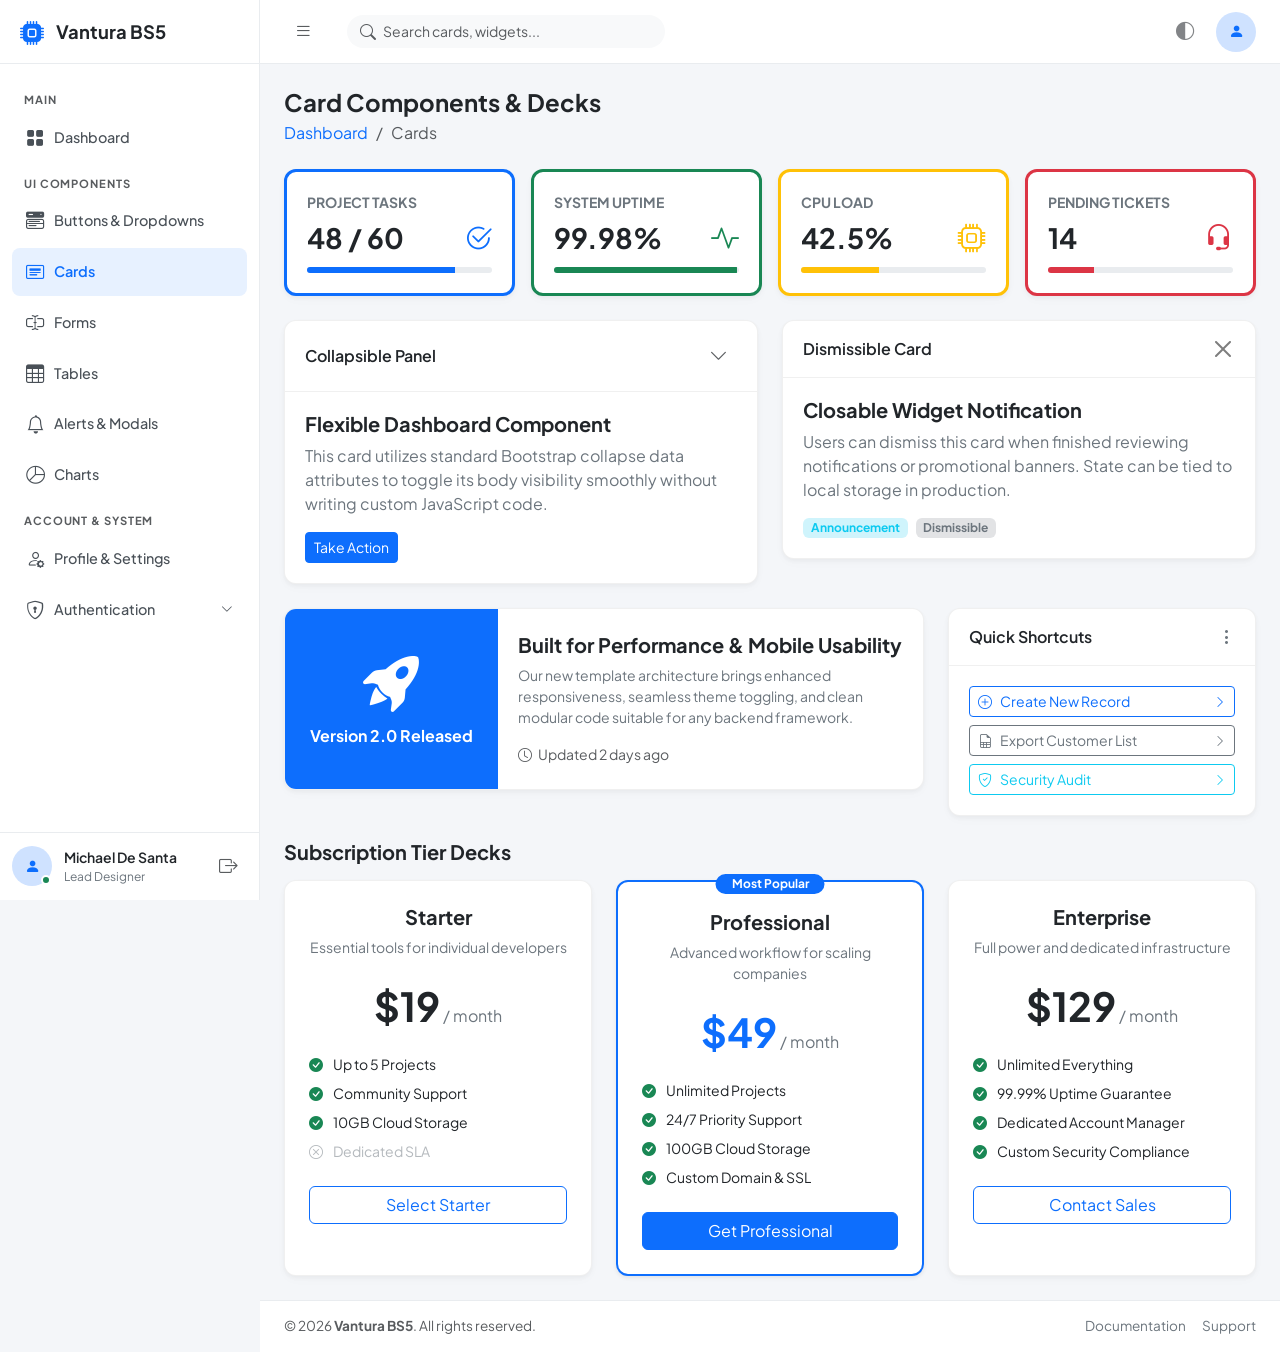
<file: cards.html>
﻿<!DOCTYPE html>
<html lang="en">

<head>
  <meta charset="UTF-8">
  <meta name="viewport" content="width=device-width, initial-scale=1.0">
  <title>Cards - Modern Bootstrap 5 Admin Panel</title>
  <!-- Early Theme Detection Script (Prevents FOUT / Theme Flicker) -->
  <script>
    (function () {
      const storedTheme = localStorage.getItem('admin-template-theme');
      const resolvedTheme = (storedTheme === 'dark' || (!storedTheme && window.matchMedia('(prefers-color-scheme: dark)').matches) || (storedTheme === 'auto' && window.matchMedia('(prefers-color-scheme: dark)').matches)) ? 'dark' : 'light';
      document.documentElement.setAttribute('data-bs-theme', resolvedTheme);
    })();
  </script>
  <!-- Google Fonts (Plus Jakarta Sans) -->
  <link rel="preconnect" href="https://fonts.googleapis.com">
  <link rel="preconnect" href="https://fonts.gstatic.com" crossorigin>
  <link href="https://fonts.googleapis.com/css2?family=Plus+Jakarta+Sans:wght@400;500;600;700&display=swap"
    rel="stylesheet">
  <!-- Bootstrap 5 CSS -->
  <link rel="stylesheet" href="css/bootstrap.min.css">
  <!-- Bootstrap Icons CDN -->
  <link rel="stylesheet" href="https://cdn.jsdelivr.net/npm/bootstrap-icons@1.11.3/font/bootstrap-icons.min.css">
  <!-- Custom Admin CSS -->
  <link rel="stylesheet" href="css/admin.css">
</head>

<body>
  <div class="app-wrapper" id="appWrapper">
    <div class="sidebar-backdrop" id="sidebarBackdrop"></div>

    <!-- SIDEBAR -->
    <aside class="app-sidebar" id="appSidebar">
      <a href="index.html" class="sidebar-brand">
        <i class="bi bi-cpu-fill text-primary"></i>
        <span class="sidebar-brand-text">Vantura BS5</span>
      </a>

      <nav class="sidebar-nav">
        <div class="sidebar-heading">Main</div>
        <ul class="nav-sidebar">
          <li class="nav-item">
            <a href="index.html" class="nav-link" data-bs-toggle="tooltip" data-bs-placement="right" title="Dashboard">
              <span class="nav-icon"><i class="bi bi-grid-fill"></i></span>
              <span class="nav-text">Dashboard</span>
            </a>
          </li>
        </ul>

        <div class="sidebar-heading">UI Components</div>
        <ul class="nav-sidebar">
          <li class="nav-item">
            <a href="buttons.html" class="nav-link" data-bs-toggle="tooltip" data-bs-placement="right"
              title="Buttons & Dropdowns">
              <span class="nav-icon"><i class="bi bi-menu-button-wide-fill"></i></span>
              <span class="nav-text">Buttons & Dropdowns</span>
            </a>
          </li>
          <li class="nav-item">
            <a href="cards.html" class="nav-link active" data-bs-toggle="tooltip" data-bs-placement="right"
              title="Cards">
              <span class="nav-icon"><i class="bi bi-card-heading"></i></span>
              <span class="nav-text">Cards</span>
            </a>
          </li>
          <li class="nav-item">
            <a href="forms.html" class="nav-link" data-bs-toggle="tooltip" data-bs-placement="right" title="Forms">
              <span class="nav-icon"><i class="bi bi-input-cursor-text"></i></span>
              <span class="nav-text">Forms</span>
            </a>
          </li>
          <li class="nav-item">
            <a href="tables.html" class="nav-link" data-bs-toggle="tooltip" data-bs-placement="right" title="Tables">
              <span class="nav-icon"><i class="bi bi-table"></i></span>
              <span class="nav-text">Tables</span>
            </a>
          </li>
          <li class="nav-item">
            <a href="alerts.html" class="nav-link" data-bs-toggle="tooltip" data-bs-placement="right"
              title="Alerts & Modals">
              <span class="nav-icon"><i class="bi bi-bell"></i></span>
              <span class="nav-text">Alerts & Modals</span>
            </a>
          </li>
          <li class="nav-item">
            <a href="charts.html" class="nav-link" data-bs-toggle="tooltip" data-bs-placement="right" title="Charts">
              <span class="nav-icon"><i class="bi bi-pie-chart"></i></span>
              <span class="nav-text">Charts</span>
            </a>
          </li>
        </ul>

        <div class="sidebar-heading">Account & System</div>
        <ul class="nav-sidebar">
          <li class="nav-item">
            <a href="profile.html" class="nav-link" data-bs-toggle="tooltip" data-bs-placement="right"
              title="Profile & Settings">
              <span class="nav-icon"><i class="bi bi-person-gear"></i></span>
              <span class="nav-text">Profile & Settings</span>
            </a>
          </li>
          <li class="nav-item">
            <a class="nav-link" data-bs-toggle="collapse" href="#authSubmenu" role="button" aria-expanded="false"
              aria-controls="authSubmenu">
              <span class="nav-icon"><i class="bi bi-shield-lock"></i></span>
              <span class="nav-text">Authentication</span>
            </a>
            <div class="collapse" id="authSubmenu">
              <ul class="sidebar-submenu">
                <li><a href="auth-login.html" class="nav-link">Sign In</a></li>
                <li><a href="auth-register.html" class="nav-link">Sign Up</a></li>
                <li><a href="auth-forgot.html" class="nav-link">Forgot Password</a></li>
              </ul>
            </div>
          </li>
        </ul>
      </nav>

      <div class="sidebar-footer">
        <div class="avatar avatar-md bg-primary-subtle text-primary">
          <i class="bi bi-person-fill"></i>
          <span class="avatar-status bg-success"></span>
        </div>
        <div class="user-info flex-grow-1 overflow-hidden">
          <div class="fw-semibold text-truncate small">Michael De Santa</div>
          <div class="text-secondary small text-truncate" style="font-size: 0.75rem;">Lead Designer</div>
        </div>
        <a href="auth-login.html" class="btn btn-sm btn-icon" title="Logout" data-bs-toggle="tooltip">
          <i class="bi bi-box-arrow-right"></i>
        </a>
      </div>
    </aside>

    <!-- MAIN CONTENT -->
    <div class="app-main" id="appMain">
      <header class="app-header">
        <button class="btn btn-icon me-2" id="sidebarToggle" aria-label="Toggle Sidebar">
          <i class="bi bi-list fs-4"></i>
        </button>

        <div class="header-search position-relative me-auto">
          <i class="bi bi-search header-search-icon"></i>
          <input type="text" class="form-control" placeholder="Search cards, widgets..." aria-label="Search">
        </div>

        <div class="d-flex align-items-center gap-2">
          <!-- Theme Switcher -->
          <div class="dropdown">
            <button class="btn btn-icon" id="bd-theme" type="button" data-bs-toggle="dropdown" aria-expanded="false">
              <i class="bi bi-circle-half theme-icon-active fs-5"></i>
            </button>
            <ul class="dropdown-menu dropdown-menu-end shadow-sm">
              <li><button type="button" class="dropdown-item d-flex align-items-center" data-bs-theme-value="light"><i
                    class="bi bi-sun-fill me-2 opacity-75"></i> Light</button></li>
              <li><button type="button" class="dropdown-item d-flex align-items-center" data-bs-theme-value="dark"><i
                    class="bi bi-moon-stars-fill me-2 opacity-75"></i> Dark</button></li>
              <li><button type="button" class="dropdown-item d-flex align-items-center active"
                  data-bs-theme-value="auto"><i class="bi bi-circle-half me-2 opacity-75"></i> Auto (System)</button>
              </li>
            </ul>
          </div>

          <!-- User Menu -->
          <div class="dropdown ms-1">
            <button class="btn p-0 border-0" type="button" data-bs-toggle="dropdown" aria-expanded="false">
              <div class="avatar avatar-md bg-primary-subtle text-primary"><i class="bi bi-person-fill"></i></div>
            </button>
            <ul class="dropdown-menu dropdown-menu-end shadow-sm" style="min-width: 220px;">
              <li class="px-3 py-2 border-bottom">
                <div class="fw-semibold">Michael De Santa</div>
                <div class="text-secondary small">michael.desanta@company.io</div>
              </li>
              <li><a class="dropdown-item py-2" href="profile.html"><i class="bi bi-person me-2"></i> Profile</a></li>
              <li><a class="dropdown-item py-2" href="profile.html#settings"><i class="bi bi-gear me-2"></i>
                  Settings</a></li>
              <li>
                <hr class="dropdown-divider">
              </li>
              <li><a class="dropdown-item py-2 text-danger" href="auth-login.html"><i
                    class="bi bi-box-arrow-right me-2"></i> Sign Out</a></li>
            </ul>
          </div>
        </div>
      </header>

      <!-- Content Area -->
      <main class="app-content">
        <!-- Page Header -->
        <div class="d-flex flex-wrap justify-content-between align-items-center mb-4 gap-2">
          <div>
            <h4 class="fw-bold mb-1">Card Components & Decks</h4>
            <nav aria-label="breadcrumb">
              <ol class="breadcrumb small mb-0">
                <li class="breadcrumb-item"><a href="index.html" class="text-decoration-none">Dashboard</a></li>
                <li class="breadcrumb-item active" aria-current="page">Cards</li>
              </ol>
            </nav>
          </div>
        </div>

        <!-- Metric Accent Cards -->
        <div class="row g-3 mb-4">
          <div class="col-12 col-md-6 col-xl-3">
            <div class="card border-primary border-top border-3 card-hover h-100">
              <div class="card-body">
                <div class="text-secondary small fw-bold mb-1">PROJECT TASKS</div>
                <div class="d-flex justify-content-between align-items-center mb-2">
                  <h3 class="fw-bold mb-0">48 / 60</h3>
                  <i class="bi bi-check2-circle text-primary fs-3"></i>
                </div>
                <div class="progress" style="height: 6px;">
                  <div class="progress-bar bg-primary" role="progressbar" style="width: 80%"></div>
                </div>
              </div>
            </div>
          </div>

          <div class="col-12 col-md-6 col-xl-3">
            <div class="card border-success border-top border-3 card-hover h-100">
              <div class="card-body">
                <div class="text-secondary small fw-bold mb-1">SYSTEM UPTIME</div>
                <div class="d-flex justify-content-between align-items-center mb-2">
                  <h3 class="fw-bold mb-0">99.98%</h3>
                  <i class="bi bi-activity text-success fs-3"></i>
                </div>
                <div class="progress" style="height: 6px;">
                  <div class="progress-bar bg-success" role="progressbar" style="width: 99%"></div>
                </div>
              </div>
            </div>
          </div>

          <div class="col-12 col-md-6 col-xl-3">
            <div class="card border-warning border-top border-3 card-hover h-100">
              <div class="card-body">
                <div class="text-secondary small fw-bold mb-1">CPU LOAD</div>
                <div class="d-flex justify-content-between align-items-center mb-2">
                  <h3 class="fw-bold mb-0">42.5%</h3>
                  <i class="bi bi-cpu text-warning fs-3"></i>
                </div>
                <div class="progress" style="height: 6px;">
                  <div class="progress-bar bg-warning" role="progressbar" style="width: 42%"></div>
                </div>
              </div>
            </div>
          </div>

          <div class="col-12 col-md-6 col-xl-3">
            <div class="card border-danger border-top border-3 card-hover h-100">
              <div class="card-body">
                <div class="text-secondary small fw-bold mb-1">PENDING TICKETS</div>
                <div class="d-flex justify-content-between align-items-center mb-2">
                  <h3 class="fw-bold mb-0">14</h3>
                  <i class="bi bi-headset text-danger fs-3"></i>
                </div>
                <div class="progress" style="height: 6px;">
                  <div class="progress-bar bg-danger" role="progressbar" style="width: 25%"></div>
                </div>
              </div>
            </div>
          </div>
        </div>

        <!-- Interactive & Collapsible Cards -->
        <div class="row g-4 mb-4">
          <!-- Collapsible Card -->
          <div class="col-12 col-md-6">
            <div class="card" id="collapsibleCardDemo">
              <div class="card-header d-flex justify-content-between align-items-center">
                <span class="fw-semibold">Collapsible Panel</span>
                <button class="btn btn-sm btn-icon" type="button" data-bs-toggle="collapse"
                  data-bs-target="#collapseCardBody" aria-expanded="true">
                  <i class="bi bi-chevron-down"></i>
                </button>
              </div>
              <div class="collapse show" id="collapseCardBody">
                <div class="card-body">
                  <h5 class="card-title fw-bold">Flexible Dashboard Component</h5>
                  <p class="card-text text-secondary">
                    This card utilizes standard Bootstrap collapse data attributes to toggle its body visibility
                    smoothly without writing custom JavaScript code.
                  </p>
                  <a href="#" class="btn btn-primary btn-sm">Take Action</a>
                </div>
              </div>
            </div>
          </div>

          <!-- Dismissible / Closable Card -->
          <div class="col-12 col-md-6">
            <div class="card" id="dismissibleCardDemo">
              <div class="card-header d-flex justify-content-between align-items-center">
                <span class="fw-semibold">Dismissible Card</span>
                <button type="button" class="btn-close" aria-label="Close"
                  onclick="document.getElementById('dismissibleCardDemo').style.display='none'"></button>
              </div>
              <div class="card-body">
                <h5 class="card-title fw-bold">Closable Widget Notification</h5>
                <p class="card-text text-secondary">
                  Users can dismiss this card when finished reviewing notifications or promotional banners. State can be
                  tied to local storage in production.
                </p>
                <div class="d-flex gap-2">
                  <span class="badge bg-info-subtle text-info">Announcement</span>
                  <span class="badge bg-secondary-subtle text-secondary">Dismissible</span>
                </div>
              </div>
            </div>
          </div>
        </div>

        <!-- Horizontal Media Card & Featured Image -->
        <div class="row g-4 mb-4">
          <div class="col-12 col-lg-8">
            <div class="card overflow-hidden">
              <div class="row g-0 align-items-center">
                <div
                  class="col-md-4 bg-primary text-white p-4 text-center d-flex flex-column justify-content-center align-items-center"
                  style="min-height: 180px;">
                  <i class="bi bi-rocket-takeoff-fill display-4 mb-2"></i>
                  <span class="fw-bold">Version 2.0 Released</span>
                </div>
                <div class="col-md-8">
                  <div class="card-body">
                    <h5 class="card-title fw-bold">Built for Performance & Mobile Usability</h5>
                    <p class="card-text text-secondary small">
                      Our new template architecture brings enhanced responsiveness, seamless theme toggling, and clean
                      modular code suitable for any backend framework.
                    </p>
                    <p class="card-text small text-muted"><i class="bi bi-clock me-1"></i> Updated 2 days ago</p>
                  </div>
                </div>
              </div>
            </div>
          </div>

          <div class="col-12 col-lg-4">
            <div class="card h-100">
              <div class="card-header d-flex justify-content-between align-items-center">
                <span class="fw-semibold">Quick Shortcuts</span>
                <i class="bi bi-three-dots-vertical text-secondary"></i>
              </div>
              <div class="card-body">
                <div class="d-grid gap-2">
                  <a href="forms.html"
                    class="btn btn-outline-primary btn-sm text-start d-flex justify-content-between align-items-center">
                    <span><i class="bi bi-plus-circle me-2"></i>Create New Record</span>
                    <i class="bi bi-chevron-right small"></i>
                  </a>
                  <a href="tables.html"
                    class="btn btn-outline-secondary btn-sm text-start d-flex justify-content-between align-items-center">
                    <span><i class="bi bi-file-earmark-spreadsheet me-2"></i>Export Customer List</span>
                    <i class="bi bi-chevron-right small"></i>
                  </a>
                  <a href="profile.html"
                    class="btn btn-outline-info btn-sm text-start d-flex justify-content-between align-items-center">
                    <span><i class="bi bi-shield-check me-2"></i>Security Audit</span>
                    <i class="bi bi-chevron-right small"></i>
                  </a>
                </div>
              </div>
            </div>
          </div>
        </div>

        <!-- Pricing Tier Cards Deck -->
        <h5 class="fw-bold mb-3">Subscription Tier Decks</h5>
        <div class="row g-4">
          <!-- Starter -->
          <div class="col-12 col-lg-4">
            <div class="card h-100">
              <div class="card-body p-4 text-center">
                <h5 class="fw-bold mb-2">Starter</h5>
                <p class="text-secondary small mb-4">Essential tools for individual developers</p>
                <div class="mb-4">
                  <span class="display-6 fw-bold">$19</span>
                  <span class="text-secondary">/ month</span>
                </div>
                <ul class="list-unstyled text-start small mb-4 d-flex flex-column gap-2">
                  <li><i class="bi bi-check-circle-fill text-success me-2"></i> Up to 5 Projects</li>
                  <li><i class="bi bi-check-circle-fill text-success me-2"></i> Community Support</li>
                  <li><i class="bi bi-check-circle-fill text-success me-2"></i> 10GB Cloud Storage</li>
                  <li class="text-secondary opacity-50"><i class="bi bi-x-circle me-2"></i> Dedicated SLA</li>
                </ul>
                <button class="btn btn-outline-primary w-100">Select Starter</button>
              </div>
            </div>
          </div>

          <!-- Professional (Featured) -->
          <div class="col-12 col-lg-4">
            <div class="card border-primary border-2 shadow-sm h-100 position-relative">
              <div class="position-absolute top-0 start-50 translate-middle">
                <span class="badge bg-primary px-3 py-1 rounded-pill">Most Popular</span>
              </div>
              <div class="card-body p-4 text-center">
                <h5 class="fw-bold mb-2 mt-1">Professional</h5>
                <p class="text-secondary small mb-4">Advanced workflow for scaling companies</p>
                <div class="mb-4">
                  <span class="display-6 fw-bold text-primary">$49</span>
                  <span class="text-secondary">/ month</span>
                </div>
                <ul class="list-unstyled text-start small mb-4 d-flex flex-column gap-2">
                  <li><i class="bi bi-check-circle-fill text-success me-2"></i> Unlimited Projects</li>
                  <li><i class="bi bi-check-circle-fill text-success me-2"></i> 24/7 Priority Support</li>
                  <li><i class="bi bi-check-circle-fill text-success me-2"></i> 100GB Cloud Storage</li>
                  <li><i class="bi bi-check-circle-fill text-success me-2"></i> Custom Domain & SSL</li>
                </ul>
                <button class="btn btn-primary w-100">Get Professional</button>
              </div>
            </div>
          </div>

          <!-- Enterprise -->
          <div class="col-12 col-lg-4">
            <div class="card h-100">
              <div class="card-body p-4 text-center">
                <h5 class="fw-bold mb-2">Enterprise</h5>
                <p class="text-secondary small mb-4">Full power and dedicated infrastructure</p>
                <div class="mb-4">
                  <span class="display-6 fw-bold">$129</span>
                  <span class="text-secondary">/ month</span>
                </div>
                <ul class="list-unstyled text-start small mb-4 d-flex flex-column gap-2">
                  <li><i class="bi bi-check-circle-fill text-success me-2"></i> Unlimited Everything</li>
                  <li><i class="bi bi-check-circle-fill text-success me-2"></i> 99.99% Uptime Guarantee</li>
                  <li><i class="bi bi-check-circle-fill text-success me-2"></i> Dedicated Account Manager</li>
                  <li><i class="bi bi-check-circle-fill text-success me-2"></i> Custom Security Compliance</li>
                </ul>
                <button class="btn btn-outline-primary w-100">Contact Sales</button>
              </div>
            </div>
          </div>
        </div>
      </main>

      <!-- FOOTER -->
      <footer class="app-footer justify-content-between">
        <div>&copy; 2026 <strong>Vantura BS5</strong>. All rights reserved.</div>
        <div class="d-none d-sm-flex gap-3">
          <a href="#" class="text-secondary text-decoration-none">Documentation</a>
          <a href="#" class="text-secondary text-decoration-none">Support</a>
        </div>
      </footer>
    </div>
  </div>

  <!-- Scripts -->
  <script src="js/bootstrap.bundle.min.js"></script>
  <script src="js/admin.js"></script>
</body>

</html>
</file>
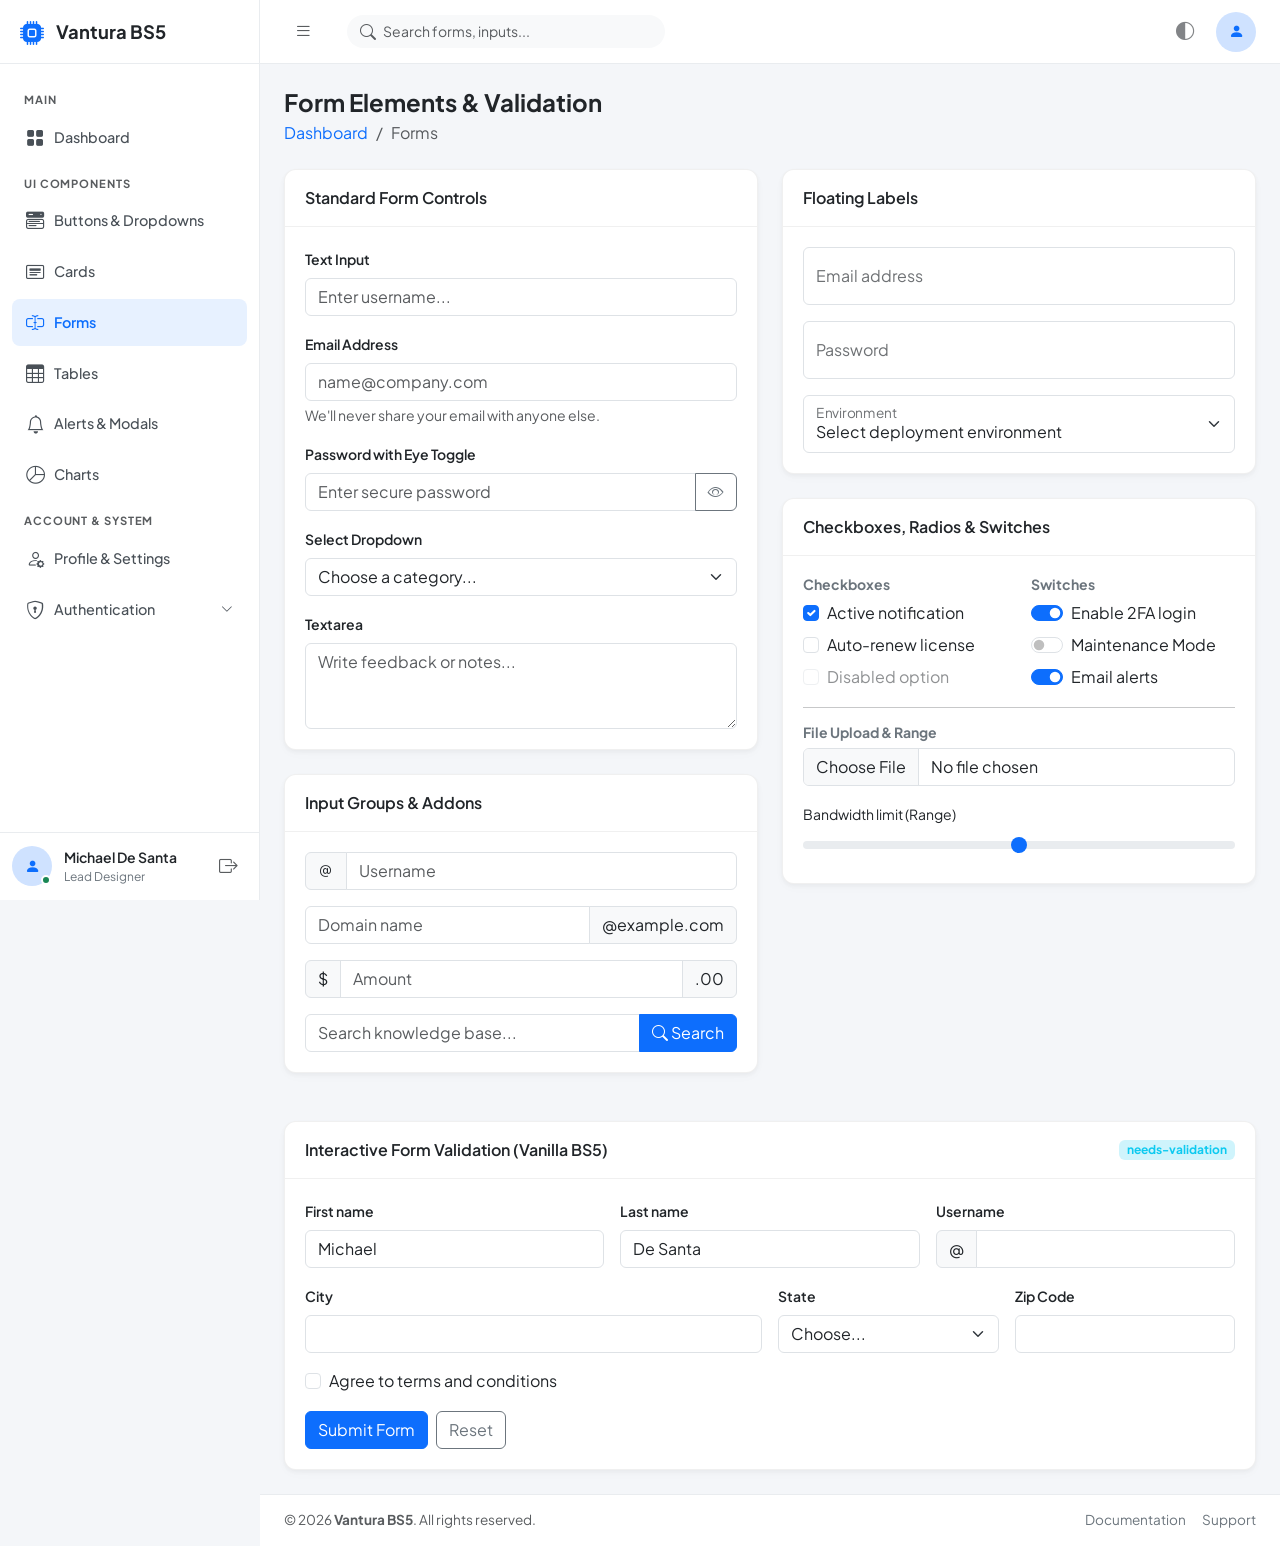
<file: forms.html>
﻿<!DOCTYPE html>
<html lang="en">

<head>
  <meta charset="UTF-8">
  <meta name="viewport" content="width=device-width, initial-scale=1.0">
  <title>Forms - Modern Bootstrap 5 Admin Panel</title>
  <!-- Early Theme Detection Script (Prevents FOUT / Theme Flicker) -->
  <script>
    (function () {
      const storedTheme = localStorage.getItem('admin-template-theme');
      const resolvedTheme = (storedTheme === 'dark' || (!storedTheme && window.matchMedia('(prefers-color-scheme: dark)').matches) || (storedTheme === 'auto' && window.matchMedia('(prefers-color-scheme: dark)').matches)) ? 'dark' : 'light';
      document.documentElement.setAttribute('data-bs-theme', resolvedTheme);
    })();
  </script>
  <!-- Google Fonts (Plus Jakarta Sans) -->
  <link rel="preconnect" href="https://fonts.googleapis.com">
  <link rel="preconnect" href="https://fonts.gstatic.com" crossorigin>
  <link href="https://fonts.googleapis.com/css2?family=Plus+Jakarta+Sans:wght@400;500;600;700&display=swap"
    rel="stylesheet">
  <!-- Bootstrap 5 CSS -->
  <link rel="stylesheet" href="css/bootstrap.min.css">
  <!-- Bootstrap Icons CDN -->
  <link rel="stylesheet" href="https://cdn.jsdelivr.net/npm/bootstrap-icons@1.11.3/font/bootstrap-icons.min.css">
  <!-- Custom Admin CSS -->
  <link rel="stylesheet" href="css/admin.css">
</head>

<body>
  <div class="app-wrapper" id="appWrapper">
    <div class="sidebar-backdrop" id="sidebarBackdrop"></div>

    <!-- SIDEBAR -->
    <aside class="app-sidebar" id="appSidebar">
      <a href="index.html" class="sidebar-brand">
        <i class="bi bi-cpu-fill text-primary"></i>
        <span class="sidebar-brand-text">Vantura BS5</span>
      </a>

      <nav class="sidebar-nav">
        <div class="sidebar-heading">Main</div>
        <ul class="nav-sidebar">
          <li class="nav-item">
            <a href="index.html" class="nav-link" data-bs-toggle="tooltip" data-bs-placement="right" title="Dashboard">
              <span class="nav-icon"><i class="bi bi-grid-fill"></i></span>
              <span class="nav-text">Dashboard</span>
            </a>
          </li>
        </ul>

        <div class="sidebar-heading">UI Components</div>
        <ul class="nav-sidebar">
          <li class="nav-item">
            <a href="buttons.html" class="nav-link" data-bs-toggle="tooltip" data-bs-placement="right"
              title="Buttons & Dropdowns">
              <span class="nav-icon"><i class="bi bi-menu-button-wide-fill"></i></span>
              <span class="nav-text">Buttons & Dropdowns</span>
            </a>
          </li>
          <li class="nav-item">
            <a href="cards.html" class="nav-link" data-bs-toggle="tooltip" data-bs-placement="right" title="Cards">
              <span class="nav-icon"><i class="bi bi-card-heading"></i></span>
              <span class="nav-text">Cards</span>
            </a>
          </li>
          <li class="nav-item">
            <a href="forms.html" class="nav-link active" data-bs-toggle="tooltip" data-bs-placement="right"
              title="Forms">
              <span class="nav-icon"><i class="bi bi-input-cursor-text"></i></span>
              <span class="nav-text">Forms</span>
            </a>
          </li>
          <li class="nav-item">
            <a href="tables.html" class="nav-link" data-bs-toggle="tooltip" data-bs-placement="right" title="Tables">
              <span class="nav-icon"><i class="bi bi-table"></i></span>
              <span class="nav-text">Tables</span>
            </a>
          </li>
          <li class="nav-item">
            <a href="alerts.html" class="nav-link" data-bs-toggle="tooltip" data-bs-placement="right"
              title="Alerts & Modals">
              <span class="nav-icon"><i class="bi bi-bell"></i></span>
              <span class="nav-text">Alerts & Modals</span>
            </a>
          </li>
          <li class="nav-item">
            <a href="charts.html" class="nav-link" data-bs-toggle="tooltip" data-bs-placement="right" title="Charts">
              <span class="nav-icon"><i class="bi bi-pie-chart"></i></span>
              <span class="nav-text">Charts</span>
            </a>
          </li>
        </ul>

        <div class="sidebar-heading">Account & System</div>
        <ul class="nav-sidebar">
          <li class="nav-item">
            <a href="profile.html" class="nav-link" data-bs-toggle="tooltip" data-bs-placement="right"
              title="Profile & Settings">
              <span class="nav-icon"><i class="bi bi-person-gear"></i></span>
              <span class="nav-text">Profile & Settings</span>
            </a>
          </li>
          <li class="nav-item">
            <a class="nav-link" data-bs-toggle="collapse" href="#authSubmenu" role="button" aria-expanded="false"
              aria-controls="authSubmenu">
              <span class="nav-icon"><i class="bi bi-shield-lock"></i></span>
              <span class="nav-text">Authentication</span>
            </a>
            <div class="collapse" id="authSubmenu">
              <ul class="sidebar-submenu">
                <li><a href="auth-login.html" class="nav-link">Sign In</a></li>
                <li><a href="auth-register.html" class="nav-link">Sign Up</a></li>
                <li><a href="auth-forgot.html" class="nav-link">Forgot Password</a></li>
              </ul>
            </div>
          </li>
        </ul>
      </nav>

      <div class="sidebar-footer">
        <div class="avatar avatar-md bg-primary-subtle text-primary">
          <i class="bi bi-person-fill"></i>
          <span class="avatar-status bg-success"></span>
        </div>
        <div class="user-info flex-grow-1 overflow-hidden">
          <div class="fw-semibold text-truncate small">Michael De Santa</div>
          <div class="text-secondary small text-truncate" style="font-size: 0.75rem;">Lead Designer</div>
        </div>
        <a href="auth-login.html" class="btn btn-sm btn-icon" title="Logout" data-bs-toggle="tooltip">
          <i class="bi bi-box-arrow-right"></i>
        </a>
      </div>
    </aside>

    <!-- MAIN CONTENT -->
    <div class="app-main" id="appMain">
      <header class="app-header">
        <button class="btn btn-icon me-2" id="sidebarToggle" aria-label="Toggle Sidebar">
          <i class="bi bi-list fs-4"></i>
        </button>

        <div class="header-search position-relative me-auto">
          <i class="bi bi-search header-search-icon"></i>
          <input type="text" class="form-control" placeholder="Search forms, inputs..." aria-label="Search">
        </div>

        <div class="d-flex align-items-center gap-2">
          <!-- Theme Switcher -->
          <div class="dropdown">
            <button class="btn btn-icon" id="bd-theme" type="button" data-bs-toggle="dropdown" aria-expanded="false">
              <i class="bi bi-circle-half theme-icon-active fs-5"></i>
            </button>
            <ul class="dropdown-menu dropdown-menu-end shadow-sm">
              <li><button type="button" class="dropdown-item d-flex align-items-center" data-bs-theme-value="light"><i
                    class="bi bi-sun-fill me-2 opacity-75"></i> Light</button></li>
              <li><button type="button" class="dropdown-item d-flex align-items-center" data-bs-theme-value="dark"><i
                    class="bi bi-moon-stars-fill me-2 opacity-75"></i> Dark</button></li>
              <li><button type="button" class="dropdown-item d-flex align-items-center active"
                  data-bs-theme-value="auto"><i class="bi bi-circle-half me-2 opacity-75"></i> Auto (System)</button>
              </li>
            </ul>
          </div>

          <!-- User Menu -->
          <div class="dropdown ms-1">
            <button class="btn p-0 border-0" type="button" data-bs-toggle="dropdown" aria-expanded="false">
              <div class="avatar avatar-md bg-primary-subtle text-primary"><i class="bi bi-person-fill"></i></div>
            </button>
            <ul class="dropdown-menu dropdown-menu-end shadow-sm" style="min-width: 220px;">
              <li class="px-3 py-2 border-bottom">
                <div class="fw-semibold">Michael De Santa</div>
                <div class="text-secondary small">michael.desanta@company.io</div>
              </li>
              <li><a class="dropdown-item py-2" href="profile.html"><i class="bi bi-person me-2"></i> Profile</a></li>
              <li><a class="dropdown-item py-2" href="profile.html#settings"><i class="bi bi-gear me-2"></i>
                  Settings</a></li>
              <li>
                <hr class="dropdown-divider">
              </li>
              <li><a class="dropdown-item py-2 text-danger" href="auth-login.html"><i
                    class="bi bi-box-arrow-right me-2"></i> Sign Out</a></li>
            </ul>
          </div>
        </div>
      </header>

      <!-- Content Area -->
      <main class="app-content">
        <!-- Page Header -->
        <div class="d-flex flex-wrap justify-content-between align-items-center mb-4 gap-2">
          <div>
            <h4 class="fw-bold mb-1">Form Elements & Validation</h4>
            <nav aria-label="breadcrumb">
              <ol class="breadcrumb small mb-0">
                <li class="breadcrumb-item"><a href="index.html" class="text-decoration-none">Dashboard</a></li>
                <li class="breadcrumb-item active" aria-current="page">Forms</li>
              </ol>
            </nav>
          </div>
        </div>

        <div class="row g-4">
          <!-- Col 1: Basic Inputs & Groups -->
          <div class="col-12 col-xl-6">
            <!-- Standard Inputs -->
            <div class="card mb-4">
              <div class="card-header">
                <span class="fw-semibold">Standard Form Controls</span>
              </div>
              <div class="card-body">
                <form>
                  <div class="mb-3">
                    <label for="exampleInputText" class="form-label small fw-semibold">Text Input</label>
                    <input type="text" class="form-control" id="exampleInputText" placeholder="Enter username...">
                  </div>

                  <div class="mb-3">
                    <label for="exampleInputEmail" class="form-label small fw-semibold">Email Address</label>
                    <input type="email" class="form-control" id="exampleInputEmail" placeholder="name@company.com">
                    <div class="form-text">We'll never share your email with anyone else.</div>
                  </div>

                  <div class="mb-3">
                    <label for="examplePasswordToggle" class="form-label small fw-semibold">Password with Eye
                      Toggle</label>
                    <div class="input-group">
                      <input type="password" class="form-control" id="examplePasswordToggle"
                        placeholder="Enter secure password">
                      <button class="btn btn-outline-secondary" type="button" id="btnTogglePass">
                        <i class="bi bi-eye" id="togglePassIcon"></i>
                      </button>
                    </div>
                  </div>

                  <div class="mb-3">
                    <label for="exampleSelect" class="form-label small fw-semibold">Select Dropdown</label>
                    <select class="form-select" id="exampleSelect">
                      <option selected>Choose a category...</option>
                      <option value="1">Enterprise Software</option>
                      <option value="2">Cloud Infrastructure</option>
                      <option value="3">Mobile Applications</option>
                    </select>
                  </div>

                  <div class="mb-0">
                    <label for="exampleTextarea" class="form-label small fw-semibold">Textarea</label>
                    <textarea class="form-control" id="exampleTextarea" rows="3"
                      placeholder="Write feedback or notes..."></textarea>
                  </div>
                </form>
              </div>
            </div>

            <!-- Input Groups -->
            <div class="card mb-4">
              <div class="card-header">
                <span class="fw-semibold">Input Groups & Addons</span>
              </div>
              <div class="card-body">
                <div class="input-group mb-3">
                  <span class="input-group-text"><i class="bi bi-at"></i></span>
                  <input type="text" class="form-control" placeholder="Username">
                </div>

                <div class="input-group mb-3">
                  <input type="text" class="form-control" placeholder="Domain name">
                  <span class="input-group-text">@example.com</span>
                </div>

                <div class="input-group mb-3">
                  <span class="input-group-text">$</span>
                  <input type="text" class="form-control" placeholder="Amount">
                  <span class="input-group-text">.00</span>
                </div>

                <div class="input-group">
                  <input type="text" class="form-control" placeholder="Search knowledge base...">
                  <button class="btn btn-primary" type="button"><i class="bi bi-search"></i> Search</button>
                </div>
              </div>
            </div>
          </div>

          <!-- Col 2: Floating Labels, Switches, Validation -->
          <div class="col-12 col-xl-6">
            <!-- Floating Labels -->
            <div class="card mb-4">
              <div class="card-header">
                <span class="fw-semibold">Floating Labels</span>
              </div>
              <div class="card-body">
                <div class="form-floating mb-3">
                  <input type="email" class="form-control" id="floatingInput" placeholder="name@example.com">
                  <label for="floatingInput">Email address</label>
                </div>
                <div class="form-floating mb-3">
                  <input type="password" class="form-control" id="floatingPassword" placeholder="Password">
                  <label for="floatingPassword">Password</label>
                </div>
                <div class="form-floating">
                  <select class="form-select" id="floatingSelect" aria-label="Floating label select example">
                    <option selected>Select deployment environment</option>
                    <option value="1">Development</option>
                    <option value="2">Staging</option>
                    <option value="3">Production</option>
                  </select>
                  <label for="floatingSelect">Environment</label>
                </div>
              </div>
            </div>

            <!-- Checks, Radios & Switches -->
            <div class="card mb-4">
              <div class="card-header">
                <span class="fw-semibold">Checkboxes, Radios & Switches</span>
              </div>
              <div class="card-body">
                <div class="row">
                  <div class="col-md-6 mb-3 mb-md-0">
                    <h6 class="small fw-bold text-secondary mb-2">Checkboxes</h6>
                    <div class="form-check mb-2">
                      <input class="form-check-input" type="checkbox" value="" id="check1" checked>
                      <label class="form-check-label" for="check1">Active notification</label>
                    </div>
                    <div class="form-check mb-2">
                      <input class="form-check-input" type="checkbox" value="" id="check2">
                      <label class="form-check-label" for="check2">Auto-renew license</label>
                    </div>
                    <div class="form-check">
                      <input class="form-check-input" type="checkbox" value="" id="check3" disabled>
                      <label class="form-check-label" for="check3">Disabled option</label>
                    </div>
                  </div>

                  <div class="col-md-6">
                    <h6 class="small fw-bold text-secondary mb-2">Switches</h6>
                    <div class="form-check form-switch mb-2">
                      <input class="form-check-input" type="checkbox" role="switch" id="switch1" checked>
                      <label class="form-check-label" for="switch1">Enable 2FA login</label>
                    </div>
                    <div class="form-check form-switch mb-2">
                      <input class="form-check-input" type="checkbox" role="switch" id="switch2">
                      <label class="form-check-label" for="switch2">Maintenance Mode</label>
                    </div>
                    <div class="form-check form-switch">
                      <input class="form-check-input" type="checkbox" role="switch" id="switch3" checked>
                      <label class="form-check-label" for="switch3">Email alerts</label>
                    </div>
                  </div>
                </div>

                <hr>

                <div>
                  <h6 class="small fw-bold text-secondary mb-2">File Upload & Range</h6>
                  <div class="mb-3">
                    <input class="form-control" type="file" id="formFile">
                  </div>
                  <div>
                    <label for="customRange1" class="form-label small">Bandwidth limit (Range)</label>
                    <input type="range" class="form-range" id="customRange1">
                  </div>
                </div>
              </div>
            </div>
          </div>

          <!-- Full Row: Client-Side Form Validation -->
          <div class="col-12">
            <div class="card">
              <div class="card-header d-flex justify-content-between align-items-center">
                <span class="fw-semibold">Interactive Form Validation (Vanilla BS5)</span>
                <span class="badge bg-info-subtle text-info">needs-validation</span>
              </div>
              <div class="card-body">
                <form class="row g-3 needs-validation" novalidate id="demoValidationForm">
                  <div class="col-md-4">
                    <label for="validationFirstName" class="form-label small fw-semibold">First name</label>
                    <input type="text" class="form-control" id="validationFirstName" value="Michael" required>
                    <div class="valid-feedback">Looks great!</div>
                    <div class="invalid-feedback">Please provide a valid first name.</div>
                  </div>
                  <div class="col-md-4">
                    <label for="validationLastName" class="form-label small fw-semibold">Last name</label>
                    <input type="text" class="form-control" id="validationLastName" value="De Santa" required>
                    <div class="valid-feedback">Looks great!</div>
                    <div class="invalid-feedback">Please provide a valid last name.</div>
                  </div>
                  <div class="col-md-4">
                    <label for="validationUsername" class="form-label small fw-semibold">Username</label>
                    <div class="input-group has-validation">
                      <span class="input-group-text">@</span>
                      <input type="text" class="form-control" id="validationUsername" required>
                      <div class="invalid-feedback">Please choose a unique username.</div>
                    </div>
                  </div>
                  <div class="col-md-6">
                    <label for="validationCity" class="form-label small fw-semibold">City</label>
                    <input type="text" class="form-control" id="validationCity" required>
                    <div class="invalid-feedback">Please provide a valid city.</div>
                  </div>
                  <div class="col-md-3">
                    <label for="validationState" class="form-label small fw-semibold">State</label>
                    <select class="form-select" id="validationState" required>
                      <option selected disabled value="">Choose...</option>
                      <option>California</option>
                      <option>Texas</option>
                      <option>New York</option>
                    </select>
                    <div class="invalid-feedback">Please select a state.</div>
                  </div>
                  <div class="col-md-3">
                    <label for="validationZip" class="form-label small fw-semibold">Zip Code</label>
                    <input type="text" class="form-control" id="validationZip" required>
                    <div class="invalid-feedback">Please provide a zip code.</div>
                  </div>
                  <div class="col-12">
                    <div class="form-check">
                      <input class="form-check-input" type="checkbox" value="" id="invalidCheck" required>
                      <label class="form-check-label" for="invalidCheck">
                        Agree to terms and conditions
                      </label>
                      <div class="invalid-feedback">You must agree before submitting.</div>
                    </div>
                  </div>
                  <div class="col-12 d-flex gap-2">
                    <button class="btn btn-primary" type="submit">Submit Form</button>
                    <button class="btn btn-outline-secondary" type="reset" id="btnResetValidation">Reset</button>
                  </div>
                </form>
              </div>
            </div>
          </div>
        </div>
      </main>

      <!-- FOOTER -->
      <footer class="app-footer justify-content-between">
        <div>&copy; 2026 <strong>Vantura BS5</strong>. All rights reserved.</div>
        <div class="d-none d-sm-flex gap-3">
          <a href="#" class="text-secondary text-decoration-none">Documentation</a>
          <a href="#" class="text-secondary text-decoration-none">Support</a>
        </div>
      </footer>
    </div>
  </div>

  <!-- Scripts -->
  <script src="js/bootstrap.bundle.min.js"></script>
  <script src="js/admin.js"></script>

  <script>
    // Password Toggle Functionality
    const btnTogglePass = document.getElementById('btnTogglePass');
    const inputPass = document.getElementById('examplePasswordToggle');
    const iconPass = document.getElementById('togglePassIcon');

    if (btnTogglePass && inputPass && iconPass) {
      btnTogglePass.addEventListener('click', () => {
        const type = inputPass.getAttribute('type') === 'password' ? 'text' : 'password';
        inputPass.setAttribute('type', type);
        iconPass.classList.toggle('bi-eye');
        iconPass.classList.toggle('bi-eye-slash');
      });
    }

    // Bootstrap Form Validation Handler
    const validationForm = document.getElementById('demoValidationForm');
    const btnReset = document.getElementById('btnResetValidation');

    if (validationForm) {
      validationForm.addEventListener('submit', (event) => {
        if (!validationForm.checkValidity()) {
          event.preventDefault();
          event.stopPropagation();
        } else {
          event.preventDefault();
          alert('Validation passed! Form ready for AJAX/Backend submission.');
        }
        validationForm.classList.add('was-validated');
      }, false);
    }

    if (btnReset && validationForm) {
      btnReset.addEventListener('click', () => {
        validationForm.classList.remove('was-validated');
      });
    }
  </script>
</body>

</html>
</file>
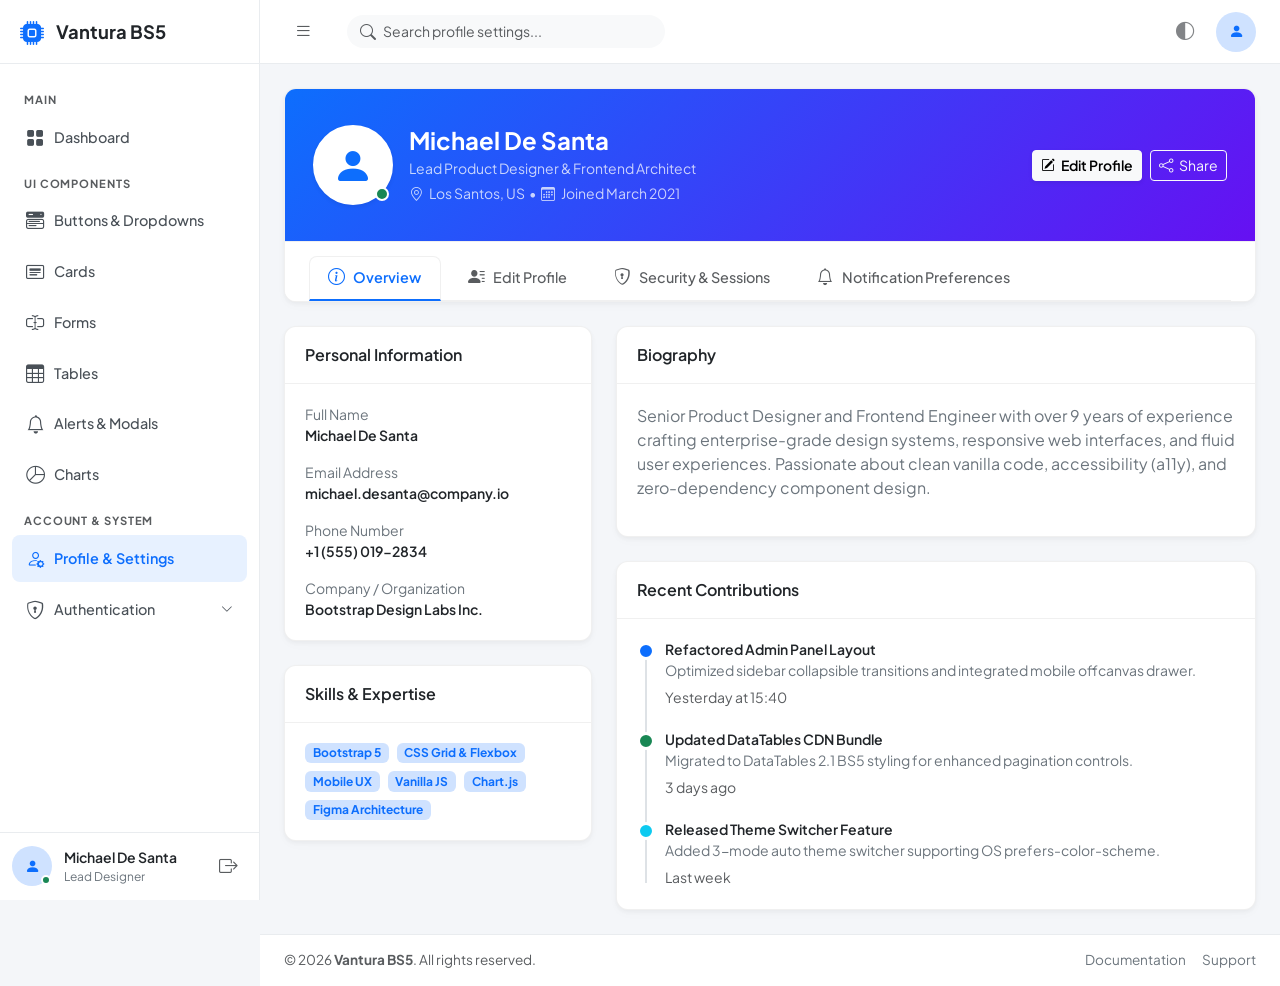
<file: profile.html>
﻿<!DOCTYPE html>
<html lang="en">

<head>
  <meta charset="UTF-8">
  <meta name="viewport" content="width=device-width, initial-scale=1.0">
  <title>User Profile & Settings - Modern Bootstrap 5 Admin Panel</title>
  <!-- Early Theme Detection Script (Prevents FOUT / Theme Flicker) -->
  <script>
    (function () {
      const storedTheme = localStorage.getItem('admin-template-theme');
      const resolvedTheme = (storedTheme === 'dark' || (!storedTheme && window.matchMedia('(prefers-color-scheme: dark)').matches) || (storedTheme === 'auto' && window.matchMedia('(prefers-color-scheme: dark)').matches)) ? 'dark' : 'light';
      document.documentElement.setAttribute('data-bs-theme', resolvedTheme);
    })();
  </script>
  <!-- Google Fonts (Plus Jakarta Sans) -->
  <link rel="preconnect" href="https://fonts.googleapis.com">
  <link rel="preconnect" href="https://fonts.gstatic.com" crossorigin>
  <link href="https://fonts.googleapis.com/css2?family=Plus+Jakarta+Sans:wght@400;500;600;700&display=swap"
    rel="stylesheet">
  <!-- Bootstrap 5 CSS -->
  <link rel="stylesheet" href="css/bootstrap.min.css">
  <!-- Bootstrap Icons CDN -->
  <link rel="stylesheet" href="https://cdn.jsdelivr.net/npm/bootstrap-icons@1.11.3/font/bootstrap-icons.min.css">
  <!-- Custom Admin CSS -->
  <link rel="stylesheet" href="css/admin.css">
</head>

<body>
  <div class="app-wrapper" id="appWrapper">
    <div class="sidebar-backdrop" id="sidebarBackdrop"></div>

    <!-- SIDEBAR -->
    <aside class="app-sidebar" id="appSidebar">
      <a href="index.html" class="sidebar-brand">
        <i class="bi bi-cpu-fill text-primary"></i>
        <span class="sidebar-brand-text">Vantura BS5</span>
      </a>

      <nav class="sidebar-nav">
        <div class="sidebar-heading">Main</div>
        <ul class="nav-sidebar">
          <li class="nav-item">
            <a href="index.html" class="nav-link" data-bs-toggle="tooltip" data-bs-placement="right" title="Dashboard">
              <span class="nav-icon"><i class="bi bi-grid-fill"></i></span>
              <span class="nav-text">Dashboard</span>
            </a>
          </li>
        </ul>

        <div class="sidebar-heading">UI Components</div>
        <ul class="nav-sidebar">
          <li class="nav-item">
            <a href="buttons.html" class="nav-link" data-bs-toggle="tooltip" data-bs-placement="right"
              title="Buttons & Dropdowns">
              <span class="nav-icon"><i class="bi bi-menu-button-wide-fill"></i></span>
              <span class="nav-text">Buttons & Dropdowns</span>
            </a>
          </li>
          <li class="nav-item">
            <a href="cards.html" class="nav-link" data-bs-toggle="tooltip" data-bs-placement="right" title="Cards">
              <span class="nav-icon"><i class="bi bi-card-heading"></i></span>
              <span class="nav-text">Cards</span>
            </a>
          </li>
          <li class="nav-item">
            <a href="forms.html" class="nav-link" data-bs-toggle="tooltip" data-bs-placement="right" title="Forms">
              <span class="nav-icon"><i class="bi bi-input-cursor-text"></i></span>
              <span class="nav-text">Forms</span>
            </a>
          </li>
          <li class="nav-item">
            <a href="tables.html" class="nav-link" data-bs-toggle="tooltip" data-bs-placement="right" title="Tables">
              <span class="nav-icon"><i class="bi bi-table"></i></span>
              <span class="nav-text">Tables</span>
            </a>
          </li>
          <li class="nav-item">
            <a href="alerts.html" class="nav-link" data-bs-toggle="tooltip" data-bs-placement="right"
              title="Alerts & Modals">
              <span class="nav-icon"><i class="bi bi-bell"></i></span>
              <span class="nav-text">Alerts & Modals</span>
            </a>
          </li>
          <li class="nav-item">
            <a href="charts.html" class="nav-link" data-bs-toggle="tooltip" data-bs-placement="right" title="Charts">
              <span class="nav-icon"><i class="bi bi-pie-chart"></i></span>
              <span class="nav-text">Charts</span>
            </a>
          </li>
        </ul>

        <div class="sidebar-heading">Account & System</div>
        <ul class="nav-sidebar">
          <li class="nav-item">
            <a href="profile.html" class="nav-link active" data-bs-toggle="tooltip" data-bs-placement="right"
              title="Profile & Settings">
              <span class="nav-icon"><i class="bi bi-person-gear"></i></span>
              <span class="nav-text">Profile & Settings</span>
            </a>
          </li>
          <li class="nav-item">
            <a class="nav-link" data-bs-toggle="collapse" href="#authSubmenu" role="button" aria-expanded="false"
              aria-controls="authSubmenu">
              <span class="nav-icon"><i class="bi bi-shield-lock"></i></span>
              <span class="nav-text">Authentication</span>
            </a>
            <div class="collapse" id="authSubmenu">
              <ul class="sidebar-submenu">
                <li><a href="auth-login.html" class="nav-link">Sign In</a></li>
                <li><a href="auth-register.html" class="nav-link">Sign Up</a></li>
                <li><a href="auth-forgot.html" class="nav-link">Forgot Password</a></li>
              </ul>
            </div>
          </li>
        </ul>
      </nav>

      <div class="sidebar-footer">
        <div class="avatar avatar-md bg-primary-subtle text-primary">
          <i class="bi bi-person-fill"></i>
          <span class="avatar-status bg-success"></span>
        </div>
        <div class="user-info flex-grow-1 overflow-hidden">
          <div class="fw-semibold text-truncate small">Michael De Santa</div>
          <div class="text-secondary small text-truncate" style="font-size: 0.75rem;">Lead Designer</div>
        </div>
        <a href="auth-login.html" class="btn btn-sm btn-icon" title="Logout" data-bs-toggle="tooltip">
          <i class="bi bi-box-arrow-right"></i>
        </a>
      </div>
    </aside>

    <!-- MAIN CONTENT -->
    <div class="app-main" id="appMain">
      <header class="app-header">
        <button class="btn btn-icon me-2" id="sidebarToggle" aria-label="Toggle Sidebar">
          <i class="bi bi-list fs-4"></i>
        </button>

        <div class="header-search position-relative me-auto">
          <i class="bi bi-search header-search-icon"></i>
          <input type="text" class="form-control" placeholder="Search profile settings..." aria-label="Search">
        </div>

        <div class="d-flex align-items-center gap-2">
          <!-- Theme Switcher -->
          <div class="dropdown">
            <button class="btn btn-icon" id="bd-theme" type="button" data-bs-toggle="dropdown" aria-expanded="false">
              <i class="bi bi-circle-half theme-icon-active fs-5"></i>
            </button>
            <ul class="dropdown-menu dropdown-menu-end shadow-sm">
              <li><button type="button" class="dropdown-item d-flex align-items-center" data-bs-theme-value="light"><i
                    class="bi bi-sun-fill me-2 opacity-75"></i> Light</button></li>
              <li><button type="button" class="dropdown-item d-flex align-items-center" data-bs-theme-value="dark"><i
                    class="bi bi-moon-stars-fill me-2 opacity-75"></i> Dark</button></li>
              <li><button type="button" class="dropdown-item d-flex align-items-center active"
                  data-bs-theme-value="auto"><i class="bi bi-circle-half me-2 opacity-75"></i> Auto (System)</button>
              </li>
            </ul>
          </div>

          <!-- User Menu -->
          <div class="dropdown ms-1">
            <button class="btn p-0 border-0" type="button" data-bs-toggle="dropdown" aria-expanded="false">
              <div class="avatar avatar-md bg-primary-subtle text-primary"><i class="bi bi-person-fill"></i></div>
            </button>
            <ul class="dropdown-menu dropdown-menu-end shadow-sm" style="min-width: 220px;">
              <li class="px-3 py-2 border-bottom">
                <div class="fw-semibold">Michael De Santa</div>
                <div class="text-secondary small">michael.desanta@company.io</div>
              </li>
              <li><a class="dropdown-item py-2 active" href="profile.html"><i class="bi bi-person me-2"></i> Profile</a>
              </li>
              <li><a class="dropdown-item py-2" href="profile.html#settings"><i class="bi bi-gear me-2"></i>
                  Settings</a></li>
              <li>
                <hr class="dropdown-divider">
              </li>
              <li><a class="dropdown-item py-2 text-danger" href="auth-login.html"><i
                    class="bi bi-box-arrow-right me-2"></i> Sign Out</a></li>
            </ul>
          </div>
        </div>
      </header>

      <!-- Content Area -->
      <main class="app-content">
        <!-- Profile Banner Card -->
        <div class="card mb-4 overflow-hidden">
          <div class="profile-banner text-white position-relative">
            <div
              class="d-flex flex-column flex-md-row align-items-start align-items-md-center justify-content-between gap-3">
              <div class="d-flex align-items-center gap-3">
                <div
                  class="avatar avatar-xl bg-white text-primary border border-3 border-white shadow-sm position-relative">
                  <i class="bi bi-person-fill fs-1"></i>
                  <span class="avatar-status bg-success" style="width: 14px; height: 14px;"></span>
                </div>
                <div>
                  <h4 class="fw-bold mb-1">Michael De Santa</h4>
                  <div class="opacity-75 small">Lead Product Designer & Frontend Architect</div>
                  <div class="small mt-1 opacity-75">
                    <i class="bi bi-geo-alt me-1"></i> Los Santos, US &nbsp;•&nbsp;
                    <i class="bi bi-calendar3 me-1"></i> Joined March 2021
                  </div>
                </div>
              </div>
              <div class="d-flex gap-2">
                <button class="btn btn-light btn-sm fw-semibold shadow-sm">
                  <i class="bi bi-pencil-square me-1"></i> Edit Profile
                </button>
                <button class="btn btn-outline-light btn-sm">
                  <i class="bi bi-share me-1"></i> Share
                </button>
              </div>
            </div>
          </div>

          <!-- Profile Nav Tabs Bar -->
          <div class="profile-tabs-wrapper">
            <ul class="nav nav-tabs" id="profileTab" role="tablist">
              <li class="nav-item" role="presentation">
                <button class="nav-link active" id="overview-tab" data-bs-toggle="tab" data-bs-target="#overview-pane"
                  type="button" role="tab">
                  <i class="bi bi-info-circle"></i> <span>Overview</span>
                </button>
              </li>
              <li class="nav-item" role="presentation">
                <button class="nav-link" id="edit-tab" data-bs-toggle="tab" data-bs-target="#edit-pane" type="button"
                  role="tab">
                  <i class="bi bi-person-lines-fill"></i> <span>Edit Profile</span>
                </button>
              </li>
              <li class="nav-item" role="presentation">
                <button class="nav-link" id="security-tab" data-bs-toggle="tab" data-bs-target="#security-pane"
                  type="button" role="tab">
                  <i class="bi bi-shield-lock"></i> <span>Security & Sessions</span>
                </button>
              </li>
              <li class="nav-item" role="presentation">
                <button class="nav-link" id="notif-tab" data-bs-toggle="tab" data-bs-target="#notif-pane" type="button"
                  role="tab">
                  <i class="bi bi-bell"></i> <span>Notification Preferences</span>
                </button>
              </li>
            </ul>
          </div>
        </div>

        <!-- Tab Panes Content -->
        <div class="tab-content" id="profileTabContent">
          <!-- TAB 1: OVERVIEW -->
          <div class="tab-pane fade show active" id="overview-pane" role="tabpanel" tabindex="0">
            <div class="row g-4">
              <!-- Left Info Column -->
              <div class="col-12 col-lg-4">
                <div class="card mb-4">
                  <div class="card-header"><span class="fw-semibold">Personal Information</span></div>
                  <div class="card-body">
                    <ul class="list-unstyled small mb-0 d-flex flex-column gap-3">
                      <li>
                        <div class="text-secondary">Full Name</div>
                        <div class="fw-semibold">Michael De Santa</div>
                      </li>
                      <li>
                        <div class="text-secondary">Email Address</div>
                        <div class="fw-semibold">michael.desanta@company.io</div>
                      </li>
                      <li>
                        <div class="text-secondary">Phone Number</div>
                        <div class="fw-semibold">+1 (555) 019-2834</div>
                      </li>
                      <li>
                        <div class="text-secondary">Company / Organization</div>
                        <div class="fw-semibold">Bootstrap Design Labs Inc.</div>
                      </li>
                    </ul>
                  </div>
                </div>

                <div class="card">
                  <div class="card-header"><span class="fw-semibold">Skills & Expertise</span></div>
                  <div class="card-body">
                    <div class="d-flex flex-wrap gap-2">
                      <span class="badge bg-primary-subtle text-primary">Bootstrap 5</span>
                      <span class="badge bg-primary-subtle text-primary">CSS Grid & Flexbox</span>
                      <span class="badge bg-primary-subtle text-primary">Mobile UX</span>
                      <span class="badge bg-primary-subtle text-primary">Vanilla JS</span>
                      <span class="badge bg-primary-subtle text-primary">Chart.js</span>
                      <span class="badge bg-primary-subtle text-primary">Figma Architecture</span>
                    </div>
                  </div>
                </div>
              </div>

              <!-- Right About & Activity Column -->
              <div class="col-12 col-lg-8">
                <div class="card mb-4">
                  <div class="card-header"><span class="fw-semibold">Biography</span></div>
                  <div class="card-body">
                    <p class="text-secondary">
                      Senior Product Designer and Frontend Engineer with over 9 years of experience crafting
                      enterprise-grade design systems, responsive web interfaces, and fluid user experiences. Passionate
                      about clean vanilla code, accessibility (a11y), and zero-dependency component design.
                    </p>
                  </div>
                </div>

                <div class="card">
                  <div class="card-header"><span class="fw-semibold">Recent Contributions</span></div>
                  <div class="card-body">
                    <ul class="timeline">
                      <li class="timeline-item">
                        <div class="timeline-badge bg-primary"></div>
                        <div class="fw-semibold small">Refactored Admin Panel Layout</div>
                        <p class="text-secondary small mb-1">Optimized sidebar collapsible transitions and integrated
                          mobile offcanvas drawer.</p>
                        <span class="text-muted small">Yesterday at 15:40</span>
                      </li>
                      <li class="timeline-item">
                        <div class="timeline-badge bg-success"></div>
                        <div class="fw-semibold small">Updated DataTables CDN Bundle</div>
                        <p class="text-secondary small mb-1">Migrated to DataTables 2.1 BS5 styling for enhanced
                          pagination controls.</p>
                        <span class="text-muted small">3 days ago</span>
                      </li>
                      <li class="timeline-item">
                        <div class="timeline-badge bg-info"></div>
                        <div class="fw-semibold small">Released Theme Switcher Feature</div>
                        <p class="text-secondary small mb-1">Added 3-mode auto theme switcher supporting OS
                          prefers-color-scheme.</p>
                        <span class="text-muted small">Last week</span>
                      </li>
                    </ul>
                  </div>
                </div>
              </div>
            </div>
          </div>

          <!-- TAB 2: EDIT PROFILE -->
          <div class="tab-pane fade" id="edit-pane" role="tabpanel" tabindex="0">
            <div class="card">
              <div class="card-header"><span class="fw-semibold">Account Information</span></div>
              <div class="card-body">
                <form>
                  <div class="row g-3 mb-3">
                    <div class="col-md-6">
                      <label class="form-label small fw-semibold">First Name</label>
                      <input type="text" class="form-control" value="Michael">
                    </div>
                    <div class="col-md-6">
                      <label class="form-label small fw-semibold">Last Name</label>
                      <input type="text" class="form-control" value="De Santa">
                    </div>
                  </div>

                  <div class="row g-3 mb-3">
                    <div class="col-md-6">
                      <label class="form-label small fw-semibold">Email Address</label>
                      <input type="email" class="form-control" value="michael.desanta@company.io">
                    </div>
                    <div class="col-md-6">
                      <label class="form-label small fw-semibold">Phone Number</label>
                      <input type="tel" class="form-control" value="+1 (555) 019-2834">
                    </div>
                  </div>

                  <div class="row g-3 mb-3">
                    <div class="col-md-6">
                      <label class="form-label small fw-semibold">Job Title</label>
                      <input type="text" class="form-control" value="Lead Product Designer">
                    </div>
                    <div class="col-md-6">
                      <label class="form-label small fw-semibold">Location / Country</label>
                      <input type="text" class="form-control" value="Los Santos, United States">
                    </div>
                  </div>

                  <div class="mb-4">
                    <label class="form-label small fw-semibold">Bio</label>
                    <textarea class="form-control"
                      rows="4">Senior Product Designer and Frontend Engineer with over 9 years of experience crafting enterprise-grade design systems.</textarea>
                  </div>

                  <div class="d-flex justify-content-end gap-2">
                    <button type="button" class="btn btn-outline-secondary btn-sm">Discard</button>
                    <button type="submit" class="btn btn-primary btn-sm">Save Profile Changes</button>
                  </div>
                </form>
              </div>
            </div>
          </div>

          <!-- TAB 3: SECURITY & SESSIONS -->
          <div class="tab-pane fade" id="security-pane" role="tabpanel" tabindex="0">
            <!-- Password Change -->
            <div class="card mb-4">
              <div class="card-header"><span class="fw-semibold">Change Password</span></div>
              <div class="card-body">
                <form>
                  <div class="mb-3 col-md-6">
                    <label class="form-label small fw-semibold">Current Password</label>
                    <input type="password" class="form-control" placeholder="••••••••••••">
                  </div>
                  <div class="mb-3 col-md-6">
                    <label class="form-label small fw-semibold">New Password</label>
                    <input type="password" class="form-control" placeholder="••••••••••••">
                    <div class="form-text">Must be at least 8 characters long with uppercase and numbers.</div>
                  </div>
                  <div class="mb-3 col-md-6">
                    <label class="form-label small fw-semibold">Confirm New Password</label>
                    <input type="password" class="form-control" placeholder="••••••••••••">
                  </div>
                  <button type="submit" class="btn btn-primary btn-sm">Update Password</button>
                </form>
              </div>
            </div>

            <!-- Two Factor Auth -->
            <div class="card mb-4">
              <div class="card-header"><span class="fw-semibold">Two-Factor Authentication (2FA)</span></div>
              <div class="card-body d-flex justify-content-between align-items-center">
                <div>
                  <h6 class="fw-bold mb-1">Authenticator App Verification</h6>
                  <p class="text-secondary small mb-0">Protect your account using an authenticator app (Google
                    Authenticator, Authy).</p>
                </div>
                <div class="form-check form-switch fs-5">
                  <input class="form-check-input" type="checkbox" role="switch" checked>
                </div>
              </div>
            </div>

            <!-- Active Sessions -->
            <div class="card">
              <div class="card-header"><span class="fw-semibold">Active Login Sessions</span></div>
              <div class="card-body p-0">
                <div class="table-responsive">
                  <table class="table align-middle mb-0">
                    <thead class="table-light">
                      <tr>
                        <th class="ps-3">Device / Browser</th>
                        <th>Location</th>
                        <th>IP Address</th>
                        <th>Last Active</th>
                        <th class="text-end pe-3">Action</th>
                      </tr>
                    </thead>
                    <tbody>
                      <tr>
                        <td class="ps-3">
                          <i class="bi bi-laptop me-2 text-primary"></i>
                          <span class="fw-semibold">MacBook Pro (Chrome 122)</span>
                          <span class="badge bg-success-subtle text-success ms-2">Current</span>
                        </td>
                        <td>Los Santos, US</td>
                        <td>192.168.1.45</td>
                        <td>Just now</td>
                        <td class="text-end pe-3">
                          <button class="btn btn-sm btn-outline-secondary disabled">Current</button>
                        </td>
                      </tr>
                      <tr>
                        <td class="ps-3">
                          <i class="bi bi-phone me-2 text-secondary"></i>
                          <span class="fw-semibold">iPhone 15 (Safari Mobile)</span>
                        </td>
                        <td>Los Santos, US</td>
                        <td>172.56.21.90</td>
                        <td>2 hours ago</td>
                        <td class="text-end pe-3">
                          <button class="btn btn-sm btn-outline-danger">Log Out</button>
                        </td>
                      </tr>
                    </tbody>
                  </table>
                </div>
              </div>
            </div>
          </div>

          <!-- TAB 4: NOTIFICATIONS -->
          <div class="tab-pane fade" id="notif-pane" role="tabpanel" tabindex="0">
            <div class="card">
              <div class="card-header"><span class="fw-semibold">Notification Preferences</span></div>
              <div class="card-body">
                <div class="d-flex justify-content-between align-items-center py-2 border-bottom">
                  <div>
                    <div class="fw-semibold">Security Alerts</div>
                    <div class="text-secondary small">Get notified of unauthorized login attempts and password resets.
                    </div>
                  </div>
                  <div class="form-check form-switch fs-5">
                    <input class="form-check-input" type="checkbox" role="switch" checked>
                  </div>
                </div>

                <div class="d-flex justify-content-between align-items-center py-2 border-bottom">
                  <div>
                    <div class="fw-semibold">Weekly Analytics Digest</div>
                    <div class="text-secondary small">Receive a summary of traffic, sales, and system uptime every
                      Monday.</div>
                  </div>
                  <div class="form-check form-switch fs-5">
                    <input class="form-check-input" type="checkbox" role="switch" checked>
                  </div>
                </div>

                <div class="d-flex justify-content-between align-items-center py-2 border-bottom">
                  <div>
                    <div class="fw-semibold">New Team Member Invitations</div>
                    <div class="text-secondary small">Notifications when team invitations are sent or accepted.</div>
                  </div>
                  <div class="form-check form-switch fs-5">
                    <input class="form-check-input" type="checkbox" role="switch">
                  </div>
                </div>

                <div class="d-flex justify-content-between align-items-center py-2">
                  <div>
                    <div class="fw-semibold">Marketing & Product Updates</div>
                    <div class="text-secondary small">Stay informed about new template releases and platform updates.
                    </div>
                  </div>
                  <div class="form-check form-switch fs-5">
                    <input class="form-check-input" type="checkbox" role="switch">
                  </div>
                </div>
              </div>
            </div>
          </div>
        </div>
      </main>

      <!-- FOOTER -->
      <footer class="app-footer justify-content-between">
        <div>&copy; 2026 <strong>Vantura BS5</strong>. All rights reserved.</div>
        <div class="d-none d-sm-flex gap-3">
          <a href="#" class="text-secondary text-decoration-none">Documentation</a>
          <a href="#" class="text-secondary text-decoration-none">Support</a>
        </div>
      </footer>
    </div>
  </div>

  <!-- Scripts -->
  <script src="js/bootstrap.bundle.min.js"></script>
  <script src="js/admin.js"></script>
</body>

</html>
</file>
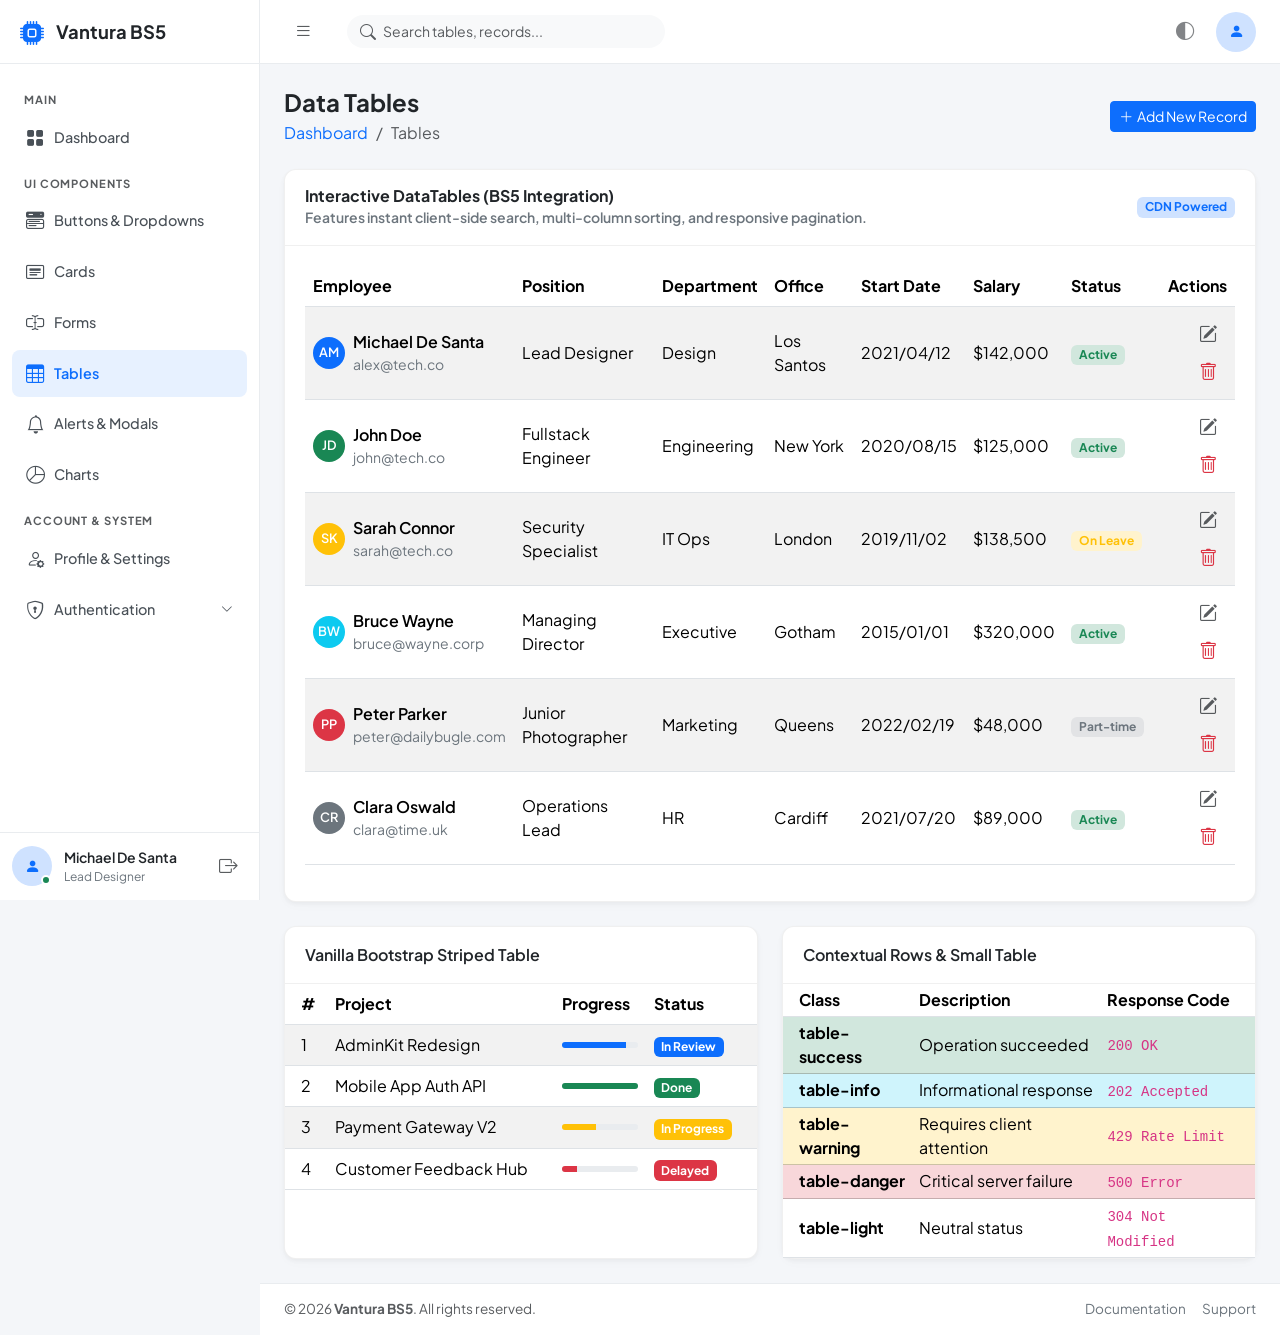
<file: tables.html>
﻿<!DOCTYPE html>
<html lang="en">

<head>
  <meta charset="UTF-8">
  <meta name="viewport" content="width=device-width, initial-scale=1.0">
  <title>Tables - Modern Bootstrap 5 Admin Panel</title>
  <!-- Early Theme Detection Script (Prevents FOUT / Theme Flicker) -->
  <script>
    (function () {
      const storedTheme = localStorage.getItem('admin-template-theme');
      const resolvedTheme = (storedTheme === 'dark' || (!storedTheme && window.matchMedia('(prefers-color-scheme: dark)').matches) || (storedTheme === 'auto' && window.matchMedia('(prefers-color-scheme: dark)').matches)) ? 'dark' : 'light';
      document.documentElement.setAttribute('data-bs-theme', resolvedTheme);
    })();
  </script>
  <!-- Google Fonts (Plus Jakarta Sans) -->
  <link rel="preconnect" href="https://fonts.googleapis.com">
  <link rel="preconnect" href="https://fonts.gstatic.com" crossorigin>
  <link href="https://fonts.googleapis.com/css2?family=Plus+Jakarta+Sans:wght@400;500;600;700&display=swap"
    rel="stylesheet">
  <!-- Bootstrap 5 CSS -->
  <link rel="stylesheet" href="css/bootstrap.min.css">
  <!-- Bootstrap Icons CDN -->
  <link rel="stylesheet" href="https://cdn.jsdelivr.net/npm/bootstrap-icons@1.11.3/font/bootstrap-icons.min.css">
  <!-- DataTables BS5 CSS CDN -->
  <link rel="stylesheet" href="https://cdn.datatables.net/2.1.8/css/dataTables.bootstrap5.min.css">
  <!-- Custom Admin CSS -->
  <link rel="stylesheet" href="css/admin.css">
</head>

<body>
  <div class="app-wrapper" id="appWrapper">
    <div class="sidebar-backdrop" id="sidebarBackdrop"></div>

    <!-- SIDEBAR -->
    <aside class="app-sidebar" id="appSidebar">
      <a href="index.html" class="sidebar-brand">
        <i class="bi bi-cpu-fill text-primary"></i>
        <span class="sidebar-brand-text">Vantura BS5</span>
      </a>

      <nav class="sidebar-nav">
        <div class="sidebar-heading">Main</div>
        <ul class="nav-sidebar">
          <li class="nav-item">
            <a href="index.html" class="nav-link" data-bs-toggle="tooltip" data-bs-placement="right" title="Dashboard">
              <span class="nav-icon"><i class="bi bi-grid-fill"></i></span>
              <span class="nav-text">Dashboard</span>
            </a>
          </li>
        </ul>

        <div class="sidebar-heading">UI Components</div>
        <ul class="nav-sidebar">
          <li class="nav-item">
            <a href="buttons.html" class="nav-link" data-bs-toggle="tooltip" data-bs-placement="right"
              title="Buttons & Dropdowns">
              <span class="nav-icon"><i class="bi bi-menu-button-wide-fill"></i></span>
              <span class="nav-text">Buttons & Dropdowns</span>
            </a>
          </li>
          <li class="nav-item">
            <a href="cards.html" class="nav-link" data-bs-toggle="tooltip" data-bs-placement="right" title="Cards">
              <span class="nav-icon"><i class="bi bi-card-heading"></i></span>
              <span class="nav-text">Cards</span>
            </a>
          </li>
          <li class="nav-item">
            <a href="forms.html" class="nav-link" data-bs-toggle="tooltip" data-bs-placement="right" title="Forms">
              <span class="nav-icon"><i class="bi bi-input-cursor-text"></i></span>
              <span class="nav-text">Forms</span>
            </a>
          </li>
          <li class="nav-item">
            <a href="tables.html" class="nav-link active" data-bs-toggle="tooltip" data-bs-placement="right"
              title="Tables">
              <span class="nav-icon"><i class="bi bi-table"></i></span>
              <span class="nav-text">Tables</span>
            </a>
          </li>
          <li class="nav-item">
            <a href="alerts.html" class="nav-link" data-bs-toggle="tooltip" data-bs-placement="right"
              title="Alerts & Modals">
              <span class="nav-icon"><i class="bi bi-bell"></i></span>
              <span class="nav-text">Alerts & Modals</span>
            </a>
          </li>
          <li class="nav-item">
            <a href="charts.html" class="nav-link" data-bs-toggle="tooltip" data-bs-placement="right" title="Charts">
              <span class="nav-icon"><i class="bi bi-pie-chart"></i></span>
              <span class="nav-text">Charts</span>
            </a>
          </li>
        </ul>

        <div class="sidebar-heading">Account & System</div>
        <ul class="nav-sidebar">
          <li class="nav-item">
            <a href="profile.html" class="nav-link" data-bs-toggle="tooltip" data-bs-placement="right"
              title="Profile & Settings">
              <span class="nav-icon"><i class="bi bi-person-gear"></i></span>
              <span class="nav-text">Profile & Settings</span>
            </a>
          </li>
          <li class="nav-item">
            <a class="nav-link" data-bs-toggle="collapse" href="#authSubmenu" role="button" aria-expanded="false"
              aria-controls="authSubmenu">
              <span class="nav-icon"><i class="bi bi-shield-lock"></i></span>
              <span class="nav-text">Authentication</span>
            </a>
            <div class="collapse" id="authSubmenu">
              <ul class="sidebar-submenu">
                <li><a href="auth-login.html" class="nav-link">Sign In</a></li>
                <li><a href="auth-register.html" class="nav-link">Sign Up</a></li>
                <li><a href="auth-forgot.html" class="nav-link">Forgot Password</a></li>
              </ul>
            </div>
          </li>
        </ul>
      </nav>

      <div class="sidebar-footer">
        <div class="avatar avatar-md bg-primary-subtle text-primary">
          <i class="bi bi-person-fill"></i>
          <span class="avatar-status bg-success"></span>
        </div>
        <div class="user-info flex-grow-1 overflow-hidden">
          <div class="fw-semibold text-truncate small">Michael De Santa</div>
          <div class="text-secondary small text-truncate" style="font-size: 0.75rem;">Lead Designer</div>
        </div>
        <a href="auth-login.html" class="btn btn-sm btn-icon" title="Logout" data-bs-toggle="tooltip">
          <i class="bi bi-box-arrow-right"></i>
        </a>
      </div>
    </aside>

    <!-- MAIN CONTENT -->
    <div class="app-main" id="appMain">
      <header class="app-header">
        <button class="btn btn-icon me-2" id="sidebarToggle" aria-label="Toggle Sidebar">
          <i class="bi bi-list fs-4"></i>
        </button>

        <div class="header-search position-relative me-auto">
          <i class="bi bi-search header-search-icon"></i>
          <input type="text" class="form-control" placeholder="Search tables, records..." aria-label="Search">
        </div>

        <div class="d-flex align-items-center gap-2">
          <!-- Theme Switcher -->
          <div class="dropdown">
            <button class="btn btn-icon" id="bd-theme" type="button" data-bs-toggle="dropdown" aria-expanded="false">
              <i class="bi bi-circle-half theme-icon-active fs-5"></i>
            </button>
            <ul class="dropdown-menu dropdown-menu-end shadow-sm">
              <li><button type="button" class="dropdown-item d-flex align-items-center" data-bs-theme-value="light"><i
                    class="bi bi-sun-fill me-2 opacity-75"></i> Light</button></li>
              <li><button type="button" class="dropdown-item d-flex align-items-center" data-bs-theme-value="dark"><i
                    class="bi bi-moon-stars-fill me-2 opacity-75"></i> Dark</button></li>
              <li><button type="button" class="dropdown-item d-flex align-items-center active"
                  data-bs-theme-value="auto"><i class="bi bi-circle-half me-2 opacity-75"></i> Auto (System)</button>
              </li>
            </ul>
          </div>

          <!-- User Menu -->
          <div class="dropdown ms-1">
            <button class="btn p-0 border-0" type="button" data-bs-toggle="dropdown" aria-expanded="false">
              <div class="avatar avatar-md bg-primary-subtle text-primary"><i class="bi bi-person-fill"></i></div>
            </button>
            <ul class="dropdown-menu dropdown-menu-end shadow-sm" style="min-width: 220px;">
              <li class="px-3 py-2 border-bottom">
                <div class="fw-semibold">Michael De Santa</div>
                <div class="text-secondary small">michael.desanta@company.io</div>
              </li>
              <li><a class="dropdown-item py-2" href="profile.html"><i class="bi bi-person me-2"></i> Profile</a></li>
              <li><a class="dropdown-item py-2" href="profile.html#settings"><i class="bi bi-gear me-2"></i>
                  Settings</a></li>
              <li>
                <hr class="dropdown-divider">
              </li>
              <li><a class="dropdown-item py-2 text-danger" href="auth-login.html"><i
                    class="bi bi-box-arrow-right me-2"></i> Sign Out</a></li>
            </ul>
          </div>
        </div>
      </header>

      <!-- Content Area -->
      <main class="app-content">
        <!-- Page Title & Breadcrumb -->
        <div class="d-flex flex-wrap justify-content-between align-items-center mb-4 gap-2">
          <div>
            <h4 class="fw-bold mb-1">Data Tables</h4>
            <nav aria-label="breadcrumb">
              <ol class="breadcrumb small mb-0">
                <li class="breadcrumb-item"><a href="index.html" class="text-decoration-none">Dashboard</a></li>
                <li class="breadcrumb-item active" aria-current="page">Tables</li>
              </ol>
            </nav>
          </div>
          <div>
            <button class="btn btn-primary btn-sm d-flex align-items-center gap-1">
              <i class="bi bi-plus-lg"></i> Add New Record
            </button>
          </div>
        </div>

        <!-- Section 1: DataTables BS5 CDN Interactive -->
        <div class="row g-4 mb-4">
          <div class="col-12">
            <div class="card">
              <div class="card-header d-flex justify-content-between align-items-center">
                <div>
                  <h6 class="mb-0 fw-bold">Interactive DataTables (BS5 Integration)</h6>
                  <span class="text-secondary small">Features instant client-side search, multi-column sorting, and
                    responsive pagination.</span>
                </div>
                <span class="badge bg-primary-subtle text-primary">CDN Powered</span>
              </div>
              <div class="card-body">
                <div class="table-responsive">
                  <table id="exampleDataTable" class="table table-striped table-hover align-middle w-100">
                    <thead>
                      <tr>
                        <th>Employee</th>
                        <th>Position</th>
                        <th>Department</th>
                        <th>Office</th>
                        <th>Start Date</th>
                        <th>Salary</th>
                        <th>Status</th>
                        <th class="text-end">Actions</th>
                      </tr>
                    </thead>
                    <tbody>
                      <tr>
                        <td>
                          <div class="d-flex align-items-center gap-2">
                            <div class="avatar avatar-sm bg-primary text-white">AM</div>
                            <div>
                              <div class="fw-semibold">Michael De Santa</div>
                              <div class="text-secondary small">alex@tech.co</div>
                            </div>
                          </div>
                        </td>
                        <td>Lead Designer</td>
                        <td>Design</td>
                        <td>Los Santos</td>
                        <td>2021/04/12</td>
                        <td>$142,000</td>
                        <td><span class="badge bg-success-subtle text-success">Active</span></td>
                        <td class="text-end">
                          <button class="btn btn-sm btn-icon" title="Edit"><i class="bi bi-pencil-square"></i></button>
                          <button class="btn btn-sm btn-icon text-danger" title="Delete"><i
                              class="bi bi-trash"></i></button>
                        </td>
                      </tr>
                      <tr>
                        <td>
                          <div class="d-flex align-items-center gap-2">
                            <div class="avatar avatar-sm bg-success text-white">JD</div>
                            <div>
                              <div class="fw-semibold">John Doe</div>
                              <div class="text-secondary small">john@tech.co</div>
                            </div>
                          </div>
                        </td>
                        <td>Fullstack Engineer</td>
                        <td>Engineering</td>
                        <td>New York</td>
                        <td>2020/08/15</td>
                        <td>$125,000</td>
                        <td><span class="badge bg-success-subtle text-success">Active</span></td>
                        <td class="text-end">
                          <button class="btn btn-sm btn-icon" title="Edit"><i class="bi bi-pencil-square"></i></button>
                          <button class="btn btn-sm btn-icon text-danger" title="Delete"><i
                              class="bi bi-trash"></i></button>
                        </td>
                      </tr>
                      <tr>
                        <td>
                          <div class="d-flex align-items-center gap-2">
                            <div class="avatar avatar-sm bg-warning text-white">SK</div>
                            <div>
                              <div class="fw-semibold">Sarah Connor</div>
                              <div class="text-secondary small">sarah@tech.co</div>
                            </div>
                          </div>
                        </td>
                        <td>Security Specialist</td>
                        <td>IT Ops</td>
                        <td>London</td>
                        <td>2019/11/02</td>
                        <td>$138,500</td>
                        <td><span class="badge bg-warning-subtle text-warning">On Leave</span></td>
                        <td class="text-end">
                          <button class="btn btn-sm btn-icon" title="Edit"><i class="bi bi-pencil-square"></i></button>
                          <button class="btn btn-sm btn-icon text-danger" title="Delete"><i
                              class="bi bi-trash"></i></button>
                        </td>
                      </tr>
                      <tr>
                        <td>
                          <div class="d-flex align-items-center gap-2">
                            <div class="avatar avatar-sm bg-info text-white">BW</div>
                            <div>
                              <div class="fw-semibold">Bruce Wayne</div>
                              <div class="text-secondary small">bruce@wayne.corp</div>
                            </div>
                          </div>
                        </td>
                        <td>Managing Director</td>
                        <td>Executive</td>
                        <td>Gotham</td>
                        <td>2015/01/01</td>
                        <td>$320,000</td>
                        <td><span class="badge bg-success-subtle text-success">Active</span></td>
                        <td class="text-end">
                          <button class="btn btn-sm btn-icon" title="Edit"><i class="bi bi-pencil-square"></i></button>
                          <button class="btn btn-sm btn-icon text-danger" title="Delete"><i
                              class="bi bi-trash"></i></button>
                        </td>
                      </tr>
                      <tr>
                        <td>
                          <div class="d-flex align-items-center gap-2">
                            <div class="avatar avatar-sm bg-danger text-white">PP</div>
                            <div>
                              <div class="fw-semibold">Peter Parker</div>
                              <div class="text-secondary small">peter@dailybugle.com</div>
                            </div>
                          </div>
                        </td>
                        <td>Junior Photographer</td>
                        <td>Marketing</td>
                        <td>Queens</td>
                        <td>2022/02/19</td>
                        <td>$48,000</td>
                        <td><span class="badge bg-secondary-subtle text-secondary">Part-time</span></td>
                        <td class="text-end">
                          <button class="btn btn-sm btn-icon" title="Edit"><i class="bi bi-pencil-square"></i></button>
                          <button class="btn btn-sm btn-icon text-danger" title="Delete"><i
                              class="bi bi-trash"></i></button>
                        </td>
                      </tr>
                      <tr>
                        <td>
                          <div class="d-flex align-items-center gap-2">
                            <div class="avatar avatar-sm bg-secondary text-white">CR</div>
                            <div>
                              <div class="fw-semibold">Clara Oswald</div>
                              <div class="text-secondary small">clara@time.uk</div>
                            </div>
                          </div>
                        </td>
                        <td>Operations Lead</td>
                        <td>HR</td>
                        <td>Cardiff</td>
                        <td>2021/07/20</td>
                        <td>$89,000</td>
                        <td><span class="badge bg-success-subtle text-success">Active</span></td>
                        <td class="text-end">
                          <button class="btn btn-sm btn-icon" title="Edit"><i class="bi bi-pencil-square"></i></button>
                          <button class="btn btn-sm btn-icon text-danger" title="Delete"><i
                              class="bi bi-trash"></i></button>
                        </td>
                      </tr>
                    </tbody>
                  </table>
                </div>
              </div>
            </div>
          </div>
        </div>

        <!-- Section 2: Vanilla BS5 Standard Tables -->
        <div class="row g-4">
          <!-- Striped & Bordered Table -->
          <div class="col-12 col-xl-6">
            <div class="card h-100">
              <div class="card-header">
                <span class="fw-semibold">Vanilla Bootstrap Striped Table</span>
              </div>
              <div class="card-body p-0">
                <div class="table-responsive">
                  <table class="table table-striped mb-0 align-middle">
                    <thead>
                      <tr>
                        <th class="ps-3">#</th>
                        <th>Project</th>
                        <th>Progress</th>
                        <th class="pe-3">Status</th>
                      </tr>
                    </thead>
                    <tbody>
                      <tr>
                        <td class="ps-3">1</td>
                        <td>AdminKit Redesign</td>
                        <td>
                          <div class="progress" style="height: 6px;">
                            <div class="progress-bar bg-primary" role="progressbar" style="width: 85%"></div>
                          </div>
                        </td>
                        <td class="pe-3"><span class="badge bg-primary">In Review</span></td>
                      </tr>
                      <tr>
                        <td class="ps-3">2</td>
                        <td>Mobile App Auth API</td>
                        <td>
                          <div class="progress" style="height: 6px;">
                            <div class="progress-bar bg-success" role="progressbar" style="width: 100%"></div>
                          </div>
                        </td>
                        <td class="pe-3"><span class="badge bg-success">Done</span></td>
                      </tr>
                      <tr>
                        <td class="ps-3">3</td>
                        <td>Payment Gateway V2</td>
                        <td>
                          <div class="progress" style="height: 6px;">
                            <div class="progress-bar bg-warning" role="progressbar" style="width: 45%"></div>
                          </div>
                        </td>
                        <td class="pe-3"><span class="badge bg-warning">In Progress</span></td>
                      </tr>
                      <tr>
                        <td class="ps-3">4</td>
                        <td>Customer Feedback Hub</td>
                        <td>
                          <div class="progress" style="height: 6px;">
                            <div class="progress-bar bg-danger" role="progressbar" style="width: 20%"></div>
                          </div>
                        </td>
                        <td class="pe-3"><span class="badge bg-danger">Delayed</span></td>
                      </tr>
                    </tbody>
                  </table>
                </div>
              </div>
            </div>
          </div>

          <!-- Contextual Colors Table -->
          <div class="col-12 col-xl-6">
            <div class="card h-100">
              <div class="card-header">
                <span class="fw-semibold">Contextual Rows & Small Table</span>
              </div>
              <div class="card-body p-0">
                <div class="table-responsive">
                  <table class="table table-sm table-hover mb-0 align-middle">
                    <thead>
                      <tr>
                        <th class="ps-3">Class</th>
                        <th>Description</th>
                        <th class="pe-3">Response Code</th>
                      </tr>
                    </thead>
                    <tbody>
                      <tr class="table-success">
                        <td class="ps-3 fw-bold">table-success</td>
                        <td>Operation succeeded</td>
                        <td class="pe-3"><code>200 OK</code></td>
                      </tr>
                      <tr class="table-info">
                        <td class="ps-3 fw-bold">table-info</td>
                        <td>Informational response</td>
                        <td class="pe-3"><code>202 Accepted</code></td>
                      </tr>
                      <tr class="table-warning">
                        <td class="ps-3 fw-bold">table-warning</td>
                        <td>Requires client attention</td>
                        <td class="pe-3"><code>429 Rate Limit</code></td>
                      </tr>
                      <tr class="table-danger">
                        <td class="ps-3 fw-bold">table-danger</td>
                        <td>Critical server failure</td>
                        <td class="pe-3"><code>500 Error</code></td>
                      </tr>
                      <tr>
                        <td class="ps-3 fw-bold">table-light</td>
                        <td>Neutral status</td>
                        <td class="pe-3"><code>304 Not Modified</code></td>
                      </tr>
                    </tbody>
                  </table>
                </div>
              </div>
            </div>
          </div>
        </div>
      </main>

      <!-- FOOTER -->
      <footer class="app-footer justify-content-between">
        <div>&copy; 2026 <strong>Vantura BS5</strong>. All rights reserved.</div>
        <div class="d-none d-sm-flex gap-3">
          <a href="#" class="text-secondary text-decoration-none">Documentation</a>
          <a href="#" class="text-secondary text-decoration-none">Support</a>
        </div>
      </footer>
    </div>
  </div>

  <!-- Scripts -->
  <script src="js/bootstrap.bundle.min.js"></script>
  <!-- jQuery & DataTables CDN -->
  <script src="https://code.jquery.com/jquery-3.7.1.min.js"></script>
  <script src="https://cdn.datatables.net/2.1.8/js/dataTables.min.js"></script>
  <script src="https://cdn.datatables.net/2.1.8/js/dataTables.bootstrap5.min.js"></script>
  <!-- Admin Controller -->
  <script src="js/admin.js"></script>

  <script>
    $(document).ready(function () {
      $('#exampleDataTable').DataTable({
        pageLength: 5,
        lengthMenu: [5, 10, 25, 50],
        language: {
          search: "_INPUT_",
          searchPlaceholder: "Search employee records..."
        }
      });
    });
  </script>
</body>

</html>
</file>
<file: css/admin.css>
/* ==========================================================================
   Admin Panel Design System & Custom Styles
   Framework: Bootstrap 5.3.8
   Version: 1.0.0
   ========================================================================== */

/* --- CSS Variables & Layout Dimensions --- */
:root {
  --admin-sidebar-width: 260px;
  --admin-sidebar-mini-width: 76px;
  --admin-header-height: 64px;
  --admin-footer-height: 52px;
  --admin-transition: all 0.25s cubic-bezier(0.4, 0, 0.2, 1);
  --admin-font-family: 'Plus Jakarta Sans', -apple-system, BlinkMacSystemFont, "Segoe UI", Roboto, "Helvetica Neue", Arial, sans-serif;
  --bs-body-font-family: var(--admin-font-family);
  
  /* Light Theme Specifics */
  --admin-body-bg: #f4f6f9;
  --admin-card-bg: #ffffff;
  --admin-sidebar-bg: #ffffff;
  --admin-sidebar-color: #495057;
  --admin-sidebar-active-bg: #e7f1ff;
  --admin-sidebar-active-color: #0d6efd;
  --admin-sidebar-border: #e9ecef;
  --admin-header-bg: #ffffff;
  --admin-header-border: #e9ecef;
  --admin-card-border: rgba(0, 0, 0, 0.06);
  --admin-card-shadow: 0 0.125rem 0.25rem rgba(0, 0, 0, 0.04), 0 0.25rem 0.75rem rgba(0, 0, 0, 0.02);
  --admin-hover-shadow: 0 0.5rem 1.25rem rgba(0, 0, 0, 0.08);
}

[data-bs-theme="dark"] {
  --admin-body-bg: #0f141c;
  --admin-card-bg: #161c24;
  --admin-sidebar-bg: #131922;
  --admin-sidebar-color: #919eab;
  --admin-sidebar-active-bg: #1d2736;
  --admin-sidebar-active-color: #3b82f6;
  --admin-sidebar-border: #1e2633;
  --admin-header-bg: #131922;
  --admin-header-border: #1e2633;
  --admin-card-border: #212b36;
  --admin-card-shadow: 0 0.125rem 0.25rem rgba(0, 0, 0, 0.25);
  --admin-hover-shadow: 0 0.5rem 1.25rem rgba(0, 0, 0, 0.4);
}

/* --- Base Resets & Typography --- */
html, body {
  font-family: var(--admin-font-family);
  background-color: var(--admin-body-bg);
  min-height: 100vh;
  margin: 0;
  padding: 0;
  text-rendering: optimizeLegibility;
  -webkit-font-smoothing: antialiased;
}

/* Custom Scrollbars */
::-webkit-scrollbar {
  width: 6px;
  height: 6px;
}
::-webkit-scrollbar-track {
  background: transparent;
}
::-webkit-scrollbar-thumb {
  background: rgba(140, 150, 170, 0.35);
  border-radius: 4px;
}
::-webkit-scrollbar-thumb:hover {
  background: rgba(140, 150, 170, 0.55);
}

/* --- Master Layout Structure --- */
.app-wrapper {
  display: flex;
  min-height: 100vh;
  width: 100%;
  position: relative;
  overflow-x: hidden;
}

/* --- Sidebar Styling --- */
.app-sidebar {
  width: var(--admin-sidebar-width);
  min-width: var(--admin-sidebar-width);
  height: 100vh;
  position: fixed;
  top: 0;
  left: 0;
  z-index: 1030;
  background-color: var(--admin-sidebar-bg);
  border-right: 1px solid var(--admin-sidebar-border);
  display: flex;
  flex-direction: column;
  transition: var(--admin-transition);
}

/* Sidebar Brand */
.sidebar-brand {
  height: var(--admin-header-height);
  display: flex;
  align-items: center;
  padding: 0 1.25rem;
  border-bottom: 1px solid var(--admin-sidebar-border);
  text-decoration: none;
  font-weight: 700;
  font-size: 1.15rem;
  color: var(--bs-heading-color);
  gap: 0.75rem;
  white-space: nowrap;
  overflow: hidden;
}
.sidebar-brand i {
  font-size: 1.5rem;
  color: var(--bs-primary);
}
.sidebar-brand-text {
  transition: opacity 0.2s ease;
}

/* Sidebar Navigation */
.sidebar-nav {
  flex: 1;
  overflow-y: auto;
  overflow-x: hidden;
  padding: 0.85rem 0.75rem;
}

.sidebar-heading {
  font-size: 0.7rem;
  text-transform: uppercase;
  letter-spacing: 0.08em;
  font-weight: 700;
  color: var(--bs-secondary-color);
  padding: 0.85rem 0.75rem 0.35rem 0.75rem;
  white-space: nowrap;
  overflow: hidden;
  transition: var(--admin-transition);
}

.nav-sidebar {
  display: flex;
  flex-direction: column;
  gap: 0.2rem;
  margin: 0;
  padding: 0;
  list-style: none;
}

.nav-sidebar .nav-item {
  width: 100%;
}

.nav-sidebar .nav-link {
  display: flex;
  align-items: center;
  padding: 0.625rem 0.85rem;
  border-radius: 0.5rem;
  color: var(--admin-sidebar-color);
  font-size: 0.9rem;
  font-weight: 500;
  text-decoration: none;
  transition: background-color 0.15s ease, color 0.15s ease;
  white-space: nowrap;
  position: relative;
}

.nav-sidebar .nav-link .nav-icon {
  font-size: 1.15rem;
  min-width: 1.75rem;
  display: inline-flex;
  align-items: center;
  justify-content: flex-start;
  color: inherit;
}

.nav-sidebar .nav-link .nav-text {
  flex: 1;
  transition: opacity 0.2s ease;
}

.nav-sidebar .nav-link:hover {
  background-color: var(--bs-tertiary-bg);
  color: var(--bs-primary);
}

.nav-sidebar .nav-link.active {
  background-color: var(--admin-sidebar-active-bg);
  color: var(--admin-sidebar-active-color);
  font-weight: 600;
}

/* Sidebar Dropdown Menu (Submenu) */
.nav-sidebar .nav-link[data-bs-toggle="collapse"]::after {
  content: "\F282";
  font-family: "bootstrap-icons";
  font-size: 0.75rem;
  margin-left: auto;
  transition: transform 0.2s ease;
}
.nav-sidebar .nav-link[data-bs-toggle="collapse"][aria-expanded="true"]::after {
  transform: rotate(90deg);
}
.nav-sidebar .nav-link[data-bs-toggle="collapse"][aria-expanded="true"] {
  color: var(--bs-primary);
}

.sidebar-submenu {
  list-style: none;
  padding: 0.25rem 0 0.25rem 1.75rem;
  margin: 0;
}
.sidebar-submenu .nav-link {
  font-size: 0.85rem;
  padding: 0.45rem 0.75rem;
  color: var(--bs-secondary-color);
}
.sidebar-submenu .nav-link:hover,
.sidebar-submenu .nav-link.active {
  color: var(--bs-primary);
}

/* Sidebar Footer Profile / Quick Card */
.sidebar-footer {
  padding: 0.85rem 0.75rem;
  border-top: 1px solid var(--admin-sidebar-border);
  display: flex;
  align-items: center;
  gap: 0.75rem;
  background-color: var(--admin-sidebar-bg);
}

/* --- Main Container Layout --- */
.app-main {
  flex: 1;
  margin-left: var(--admin-sidebar-width);
  min-height: 100vh;
  display: flex;
  flex-direction: column;
  transition: var(--admin-transition);
  background-color: var(--admin-body-bg);
  width: calc(100% - var(--admin-sidebar-width));
}

/* --- Header / Top Navbar --- */
.app-header {
  height: var(--admin-header-height);
  background-color: var(--admin-header-bg);
  border-bottom: 1px solid var(--admin-header-border);
  position: sticky;
  top: 0;
  z-index: 1020;
  display: flex;
  align-items: center;
  padding: 0 1.5rem;
  gap: 1rem;
}

.header-search {
  max-width: 320px;
  width: 100%;
}
.header-search .form-control {
  border-radius: 2rem;
  padding-left: 2.25rem;
  font-size: 0.875rem;
  background-color: var(--bs-tertiary-bg);
  border: 1px solid transparent;
}
.header-search .form-control:focus {
  background-color: var(--bs-body-bg);
  border-color: var(--bs-primary);
  box-shadow: 0 0 0 0.2rem rgba(13, 110, 253, 0.15);
}
.header-search-icon {
  position: absolute;
  left: 0.85rem;
  top: 50%;
  transform: translateY(-50%);
  color: var(--bs-secondary-color);
  pointer-events: none;
}

/* Header Action Buttons & Circular Icon Buttons */
.btn-icon {
  width: 38px !important;
  height: 38px !important;
  min-width: 38px !important;
  min-height: 38px !important;
  display: inline-flex !important;
  align-items: center !important;
  justify-content: center !important;
  padding: 0 !important;
  border-radius: 50% !important;
  color: var(--bs-secondary-color);
  position: relative;
  transition: background-color 0.15s ease, color 0.15s ease, border-color 0.15s ease;
  line-height: 1 !important;
  box-sizing: border-box;
}
.btn-icon:hover {
  background-color: var(--bs-tertiary-bg);
  color: var(--bs-heading-color);
}
.btn-icon i,
.btn-icon .bi,
.btn-icon .theme-icon-active {
  margin: 0 !important;
  padding: 0 !important;
  display: inline-flex !important;
  align-items: center !important;
  justify-content: center !important;
  line-height: 1 !important;
  font-size: 1.15rem !important;
  vertical-align: 0 !important;
}
.btn-icon .badge-dot {
  position: absolute;
  top: 6px;
  right: 6px;
  width: 8px;
  height: 8px;
  border-radius: 50%;
}

/* --- Profile Banner & Tabs Spacing System --- */
.profile-banner {
  padding: 2.25rem 1.75rem;
  background: linear-gradient(135deg, #0d6efd 0%, #6610f2 100%);
}

.profile-tabs-wrapper {
  background-color: var(--admin-card-bg);
  border-top: 1px solid var(--admin-card-border);
  padding: 0.85rem 1.5rem 0 1.5rem;
}

.profile-tabs-wrapper .nav-tabs {
  border-bottom: 1px solid var(--admin-card-border);
  gap: 0.5rem;
  margin-bottom: 0;
}

.profile-tabs-wrapper .nav-tabs .nav-link {
  border: 1px solid transparent;
  border-bottom: 2px solid transparent;
  border-radius: 0.5rem 0.5rem 0 0;
  padding: 0.65rem 1.15rem;
  font-size: 0.9rem;
  font-weight: 500;
  color: var(--bs-secondary-color);
  display: inline-flex;
  align-items: center;
  gap: 0.5rem;
  background-color: transparent;
  margin-bottom: -1px;
  transition: all 0.15s ease-in-out;
}

.profile-tabs-wrapper .nav-tabs .nav-link i {
  font-size: 1.05rem;
  line-height: 1;
}

.profile-tabs-wrapper .nav-tabs .nav-link:hover {
  color: var(--bs-primary);
  border-color: transparent transparent var(--bs-primary);
}

.profile-tabs-wrapper .nav-tabs .nav-link.active {
  color: var(--bs-primary);
  background-color: var(--admin-card-bg);
  border-color: var(--admin-card-border) var(--admin-card-border) transparent;
  border-bottom: 2px solid var(--bs-primary);
  font-weight: 600;
}

/* --- Content Wrapper & Footer --- */
.app-content {
  flex: 1;
  padding: 1.5rem;
}

.app-footer {
  height: var(--admin-footer-height);
  background-color: var(--admin-header-bg);
  border-top: 1px solid var(--admin-header-border);
  display: flex;
  align-items: center;
  padding: 0 1.5rem;
  font-size: 0.85rem;
  color: var(--bs-secondary-color);
}

/* --- Collapsed Mini-Sidebar State (Desktop >= 992px) --- */
@media (min-width: 992px) {
  body.sidebar-collapsed .app-sidebar {
    width: var(--admin-sidebar-mini-width);
    min-width: var(--admin-sidebar-mini-width);
  }
  body.sidebar-collapsed .app-main {
    margin-left: var(--admin-sidebar-mini-width);
    width: calc(100% - var(--admin-sidebar-mini-width));
  }
  body.sidebar-collapsed .sidebar-brand-text,
  body.sidebar-collapsed .sidebar-heading,
  body.sidebar-collapsed .nav-text,
  body.sidebar-collapsed .sidebar-footer .user-info,
  body.sidebar-collapsed .nav-sidebar .nav-link[data-bs-toggle="collapse"]::after,
  body.sidebar-collapsed .sidebar-badge {
    display: none !important;
  }
  body.sidebar-collapsed .sidebar-brand {
    justify-content: center;
    padding: 0;
  }
  body.sidebar-collapsed .nav-sidebar .nav-link {
    justify-content: center;
    padding: 0.75rem 0;
  }
  body.sidebar-collapsed .nav-sidebar .nav-link .nav-icon {
    min-width: auto;
    font-size: 1.3rem;
  }
  body.sidebar-collapsed .sidebar-footer {
    justify-content: center;
    padding: 0.75rem 0;
  }
  body.sidebar-collapsed .sidebar-submenu {
    display: none !important;
  }
}

/* --- Mobile / Tablet (< 992px) Layout Overrides --- */
@media (max-width: 991.98px) {
  .app-sidebar {
    transform: translateX(-100%);
    box-shadow: none;
  }
  .app-main {
    margin-left: 0 !important;
    width: 100% !important;
  }
  body.sidebar-mobile-open .app-sidebar {
    transform: translateX(0);
    box-shadow: 0 0.5rem 1.5rem rgba(0, 0, 0, 0.35);
  }
  /* Mobile Backdrop */
  .sidebar-backdrop {
    display: none;
    position: fixed;
    top: 0;
    left: 0;
    width: 100vw;
    height: 100vh;
    background-color: rgba(0, 0, 0, 0.45);
    backdrop-filter: blur(2px);
    z-index: 1029;
  }
  body.sidebar-mobile-open .sidebar-backdrop {
    display: block;
  }
  .app-header {
    padding: 0 1rem;
  }
  .app-content {
    padding: 1rem;
  }
  .header-search {
    display: none; /* Collapsed search in small screens */
  }
}

/* --- Modern Card Styling --- */
.card {
  background-color: var(--admin-card-bg);
  border: 1px solid var(--admin-card-border);
  border-radius: 0.75rem;
  box-shadow: var(--admin-card-shadow);
  transition: box-shadow 0.2s ease, transform 0.2s ease;
}
.card-hover:hover {
  box-shadow: var(--admin-hover-shadow);
  transform: translateY(-2px);
}
.card-header {
  background-color: transparent;
  border-bottom: 1px solid var(--admin-card-border);
  padding: 1rem 1.25rem;
  font-weight: 600;
}
.card-body {
  padding: 1.25rem;
}
.card-footer {
  background-color: transparent;
  border-top: 1px solid var(--admin-card-border);
  padding: 0.85rem 1.25rem;
}

/* --- Stat & KPI Cards --- */
.stat-card {
  position: relative;
  overflow: hidden;
}
.stat-icon {
  width: 48px;
  height: 48px;
  border-radius: 0.75rem;
  display: flex;
  align-items: center;
  justify-content: center;
  font-size: 1.35rem;
}

/* --- Avatar Component --- */
.avatar {
  position: relative;
  display: inline-flex;
  align-items: center;
  justify-content: center;
  border-radius: 50%;
  font-weight: 600;
}
.avatar-sm {
  width: 32px;
  height: 32px;
  font-size: 0.8rem;
}
.avatar-md {
  width: 40px;
  height: 40px;
  font-size: 0.95rem;
}
.avatar-lg {
  width: 56px;
  height: 56px;
  font-size: 1.25rem;
}
.avatar-xl {
  width: 80px;
  height: 80px;
  font-size: 1.75rem;
}
.avatar-status {
  position: absolute;
  bottom: 1px;
  right: 1px;
  width: 10px;
  height: 10px;
  border-radius: 50%;
  border: 2px solid var(--admin-card-bg);
}

/* --- Timeline Component --- */
.timeline {
  position: relative;
  padding-left: 1.75rem;
  margin: 0;
  list-style: none;
}
.timeline::before {
  content: "";
  position: absolute;
  left: 0.5rem;
  top: 0.35rem;
  bottom: 0.35rem;
  width: 2px;
  background-color: var(--bs-border-color);
}
.timeline-item {
  position: relative;
  margin-bottom: 1.25rem;
}
.timeline-item:last-child {
  margin-bottom: 0;
}
.timeline-badge {
  position: absolute;
  left: -1.75rem;
  top: 0.2rem;
  width: 18px;
  height: 18px;
  border-radius: 50%;
  border: 3px solid var(--admin-card-bg);
  background-color: var(--bs-primary);
}

/* --- Auth Pages Specifics --- */
.auth-wrapper {
  min-height: 100vh;
  display: flex;
  align-items: center;
  justify-content: center;
  padding: 1.5rem;
  background: radial-gradient(circle at 10% 20%, rgba(13, 110, 253, 0.05) 0%, transparent 40%),
              radial-gradient(circle at 90% 80%, rgba(111, 66, 193, 0.05) 0%, transparent 40%),
              var(--admin-body-bg);
}
.auth-card {
  width: 100%;
  max-width: 440px;
  border-radius: 1rem;
  box-shadow: 0 0.5rem 1.5rem rgba(0, 0, 0, 0.08);
}
[data-bs-theme="dark"] .auth-card {
  box-shadow: 0 0.5rem 1.5rem rgba(0, 0, 0, 0.4);
}

/* Theme Dropdown Selected Indicator */
.theme-icon-active {
  margin: 0 !important;
}

/* Subtle / Soft Button Variations */
.btn-primary-subtle {
  background-color: var(--bs-primary-bg-subtle);
  color: var(--bs-primary-text-emphasis);
  border-color: transparent;
}
.btn-primary-subtle:hover {
  background-color: var(--bs-primary);
  color: #fff;
}

.btn-success-subtle {
  background-color: var(--bs-success-bg-subtle);
  color: var(--bs-success-text-emphasis);
  border-color: transparent;
}
.btn-success-subtle:hover {
  background-color: var(--bs-success);
  color: #fff;
}

.btn-warning-subtle {
  background-color: var(--bs-warning-bg-subtle);
  color: var(--bs-warning-text-emphasis);
  border-color: transparent;
}
.btn-warning-subtle:hover {
  background-color: var(--bs-warning);
  color: #000;
}

.btn-danger-subtle {
  background-color: var(--bs-danger-bg-subtle);
  color: var(--bs-danger-text-emphasis);
  border-color: transparent;
}
.btn-danger-subtle:hover {
  background-color: var(--bs-danger);
  color: #fff;
}

.btn-info-subtle {
  background-color: var(--bs-info-bg-subtle);
  color: var(--bs-info-text-emphasis);
  border-color: transparent;
}
.btn-info-subtle:hover {
  background-color: var(--bs-info);
  color: #000;
}

/* Badge dot */
.badge-dot {
  display: inline-block;
  width: 0.5rem;
  height: 0.5rem;
  border-radius: 50%;
}
</file>
